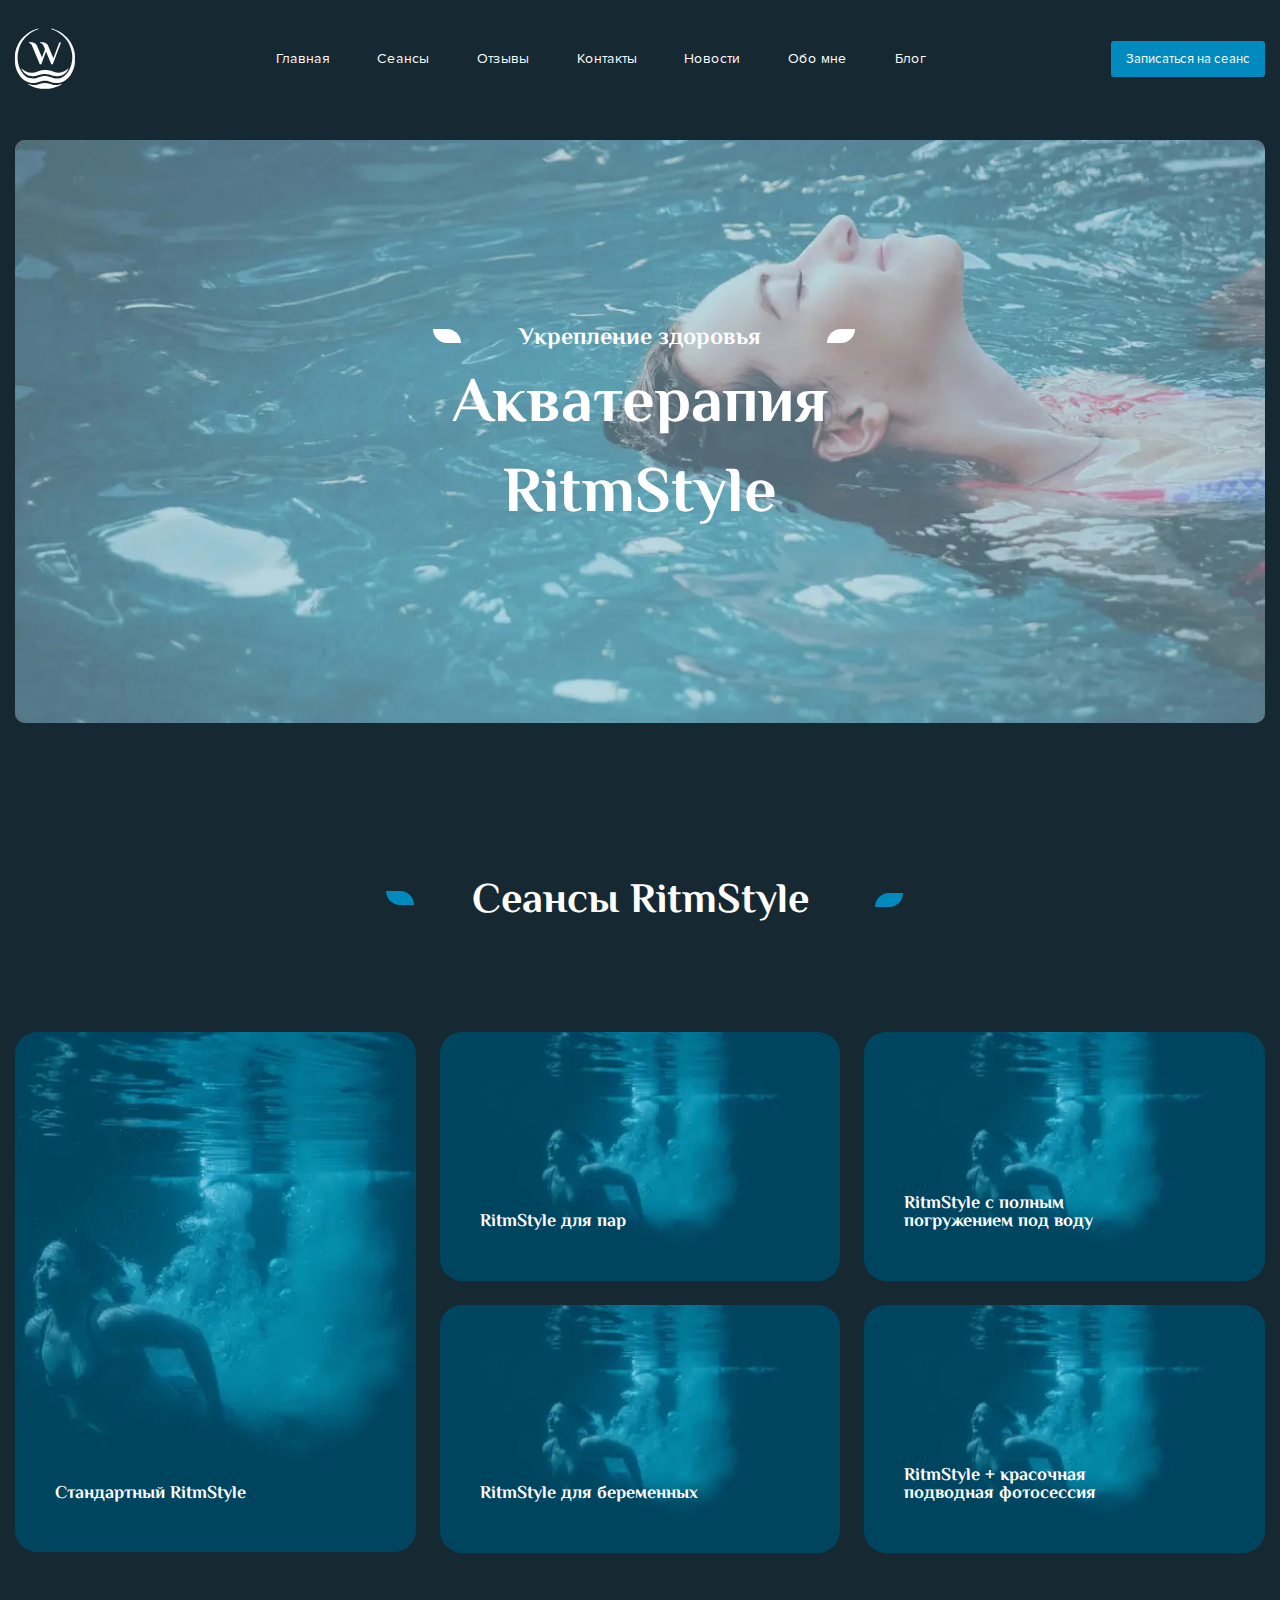
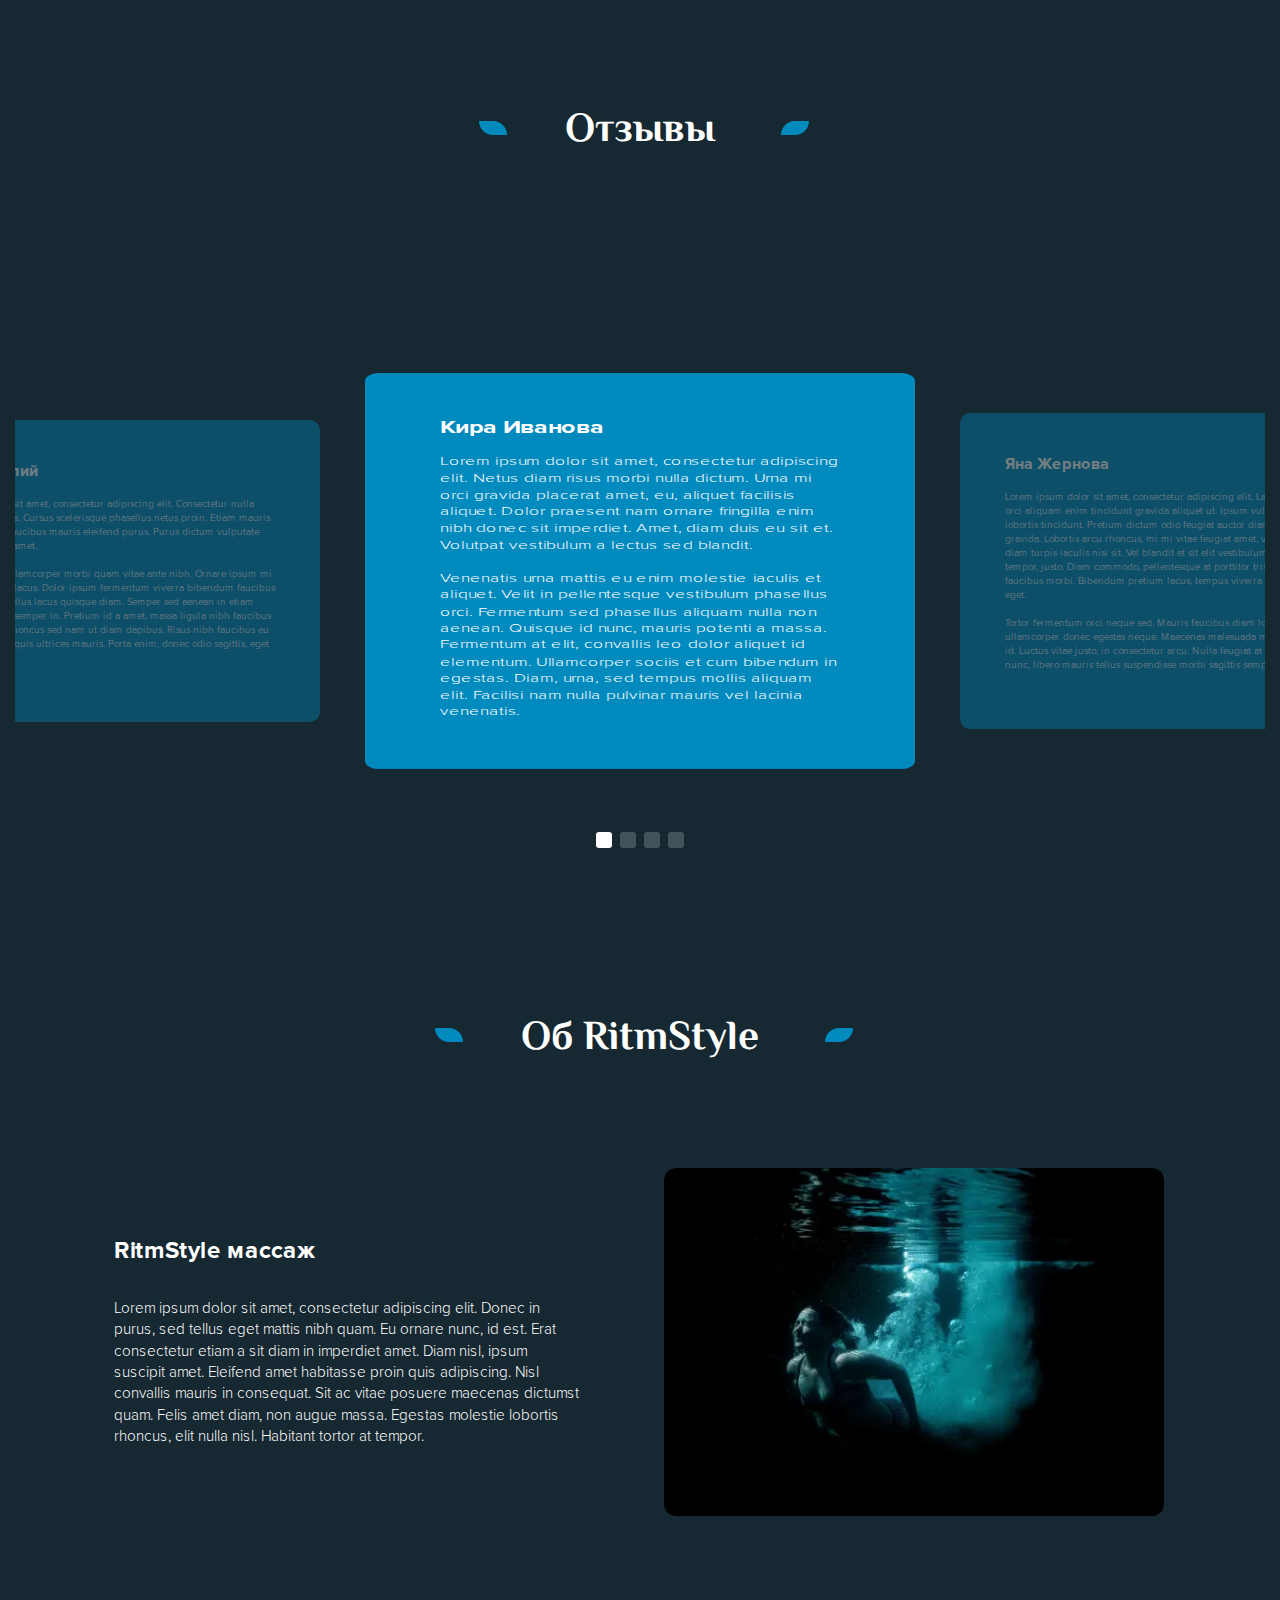
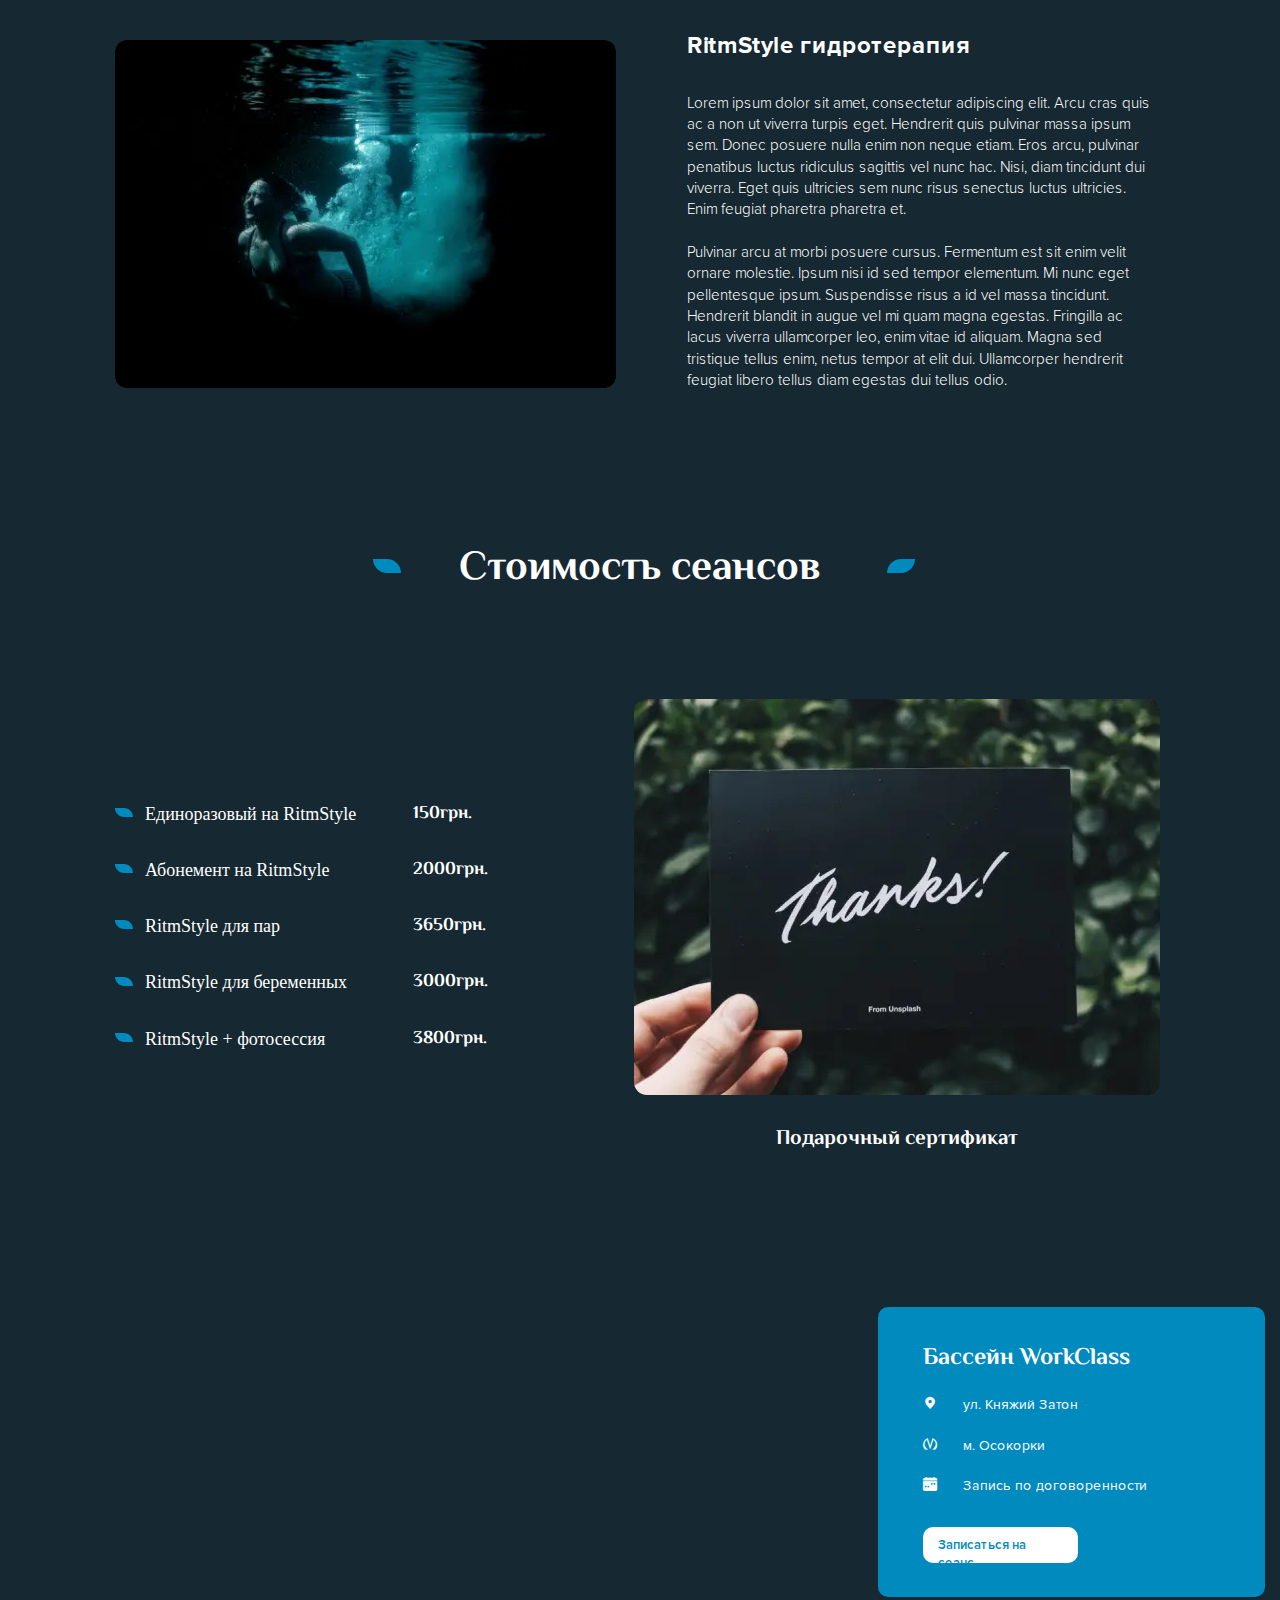
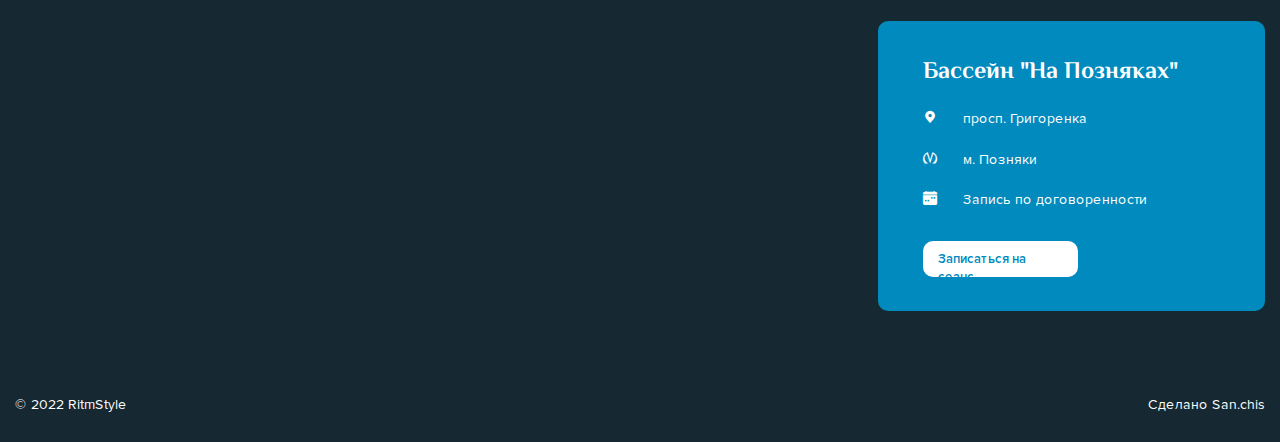
<file: index.html>
<!DOCTYPE html>
<html lang="ru">

<head>
	<title>RitmStyle</title>
	<meta charset="UTF-8">
	<meta name="format-detection" content="telephone=no">
	<!-- <style>body{opacity: 0;}</style> -->
	<link rel="stylesheet" href="css/style.min.css?_v=20220823184542">
	<link rel="shortcut icon" href="favicon.ico">
	<!-- <meta name="robots" content="noindex, nofollow"> -->
	<meta name="viewport" content="width=device-width, initial-scale=1.0">
</head>

<body>
	<div class="wrapper">
		<header class="header">
			<div class="header__container">

				<div class="header__body">

					<a href="index.html" class="header__logo _icon-logo"></a>

					<nav class="header__nav nav-header">
						<ul data-da=".menu__body, 827" class="nav-header__list">
							<li class="nav-header__item">
								<a href="index.html" class="nav-header__link">Главная</a>
							</li>
							<li class="nav-header__item">
								<a href="session.html" class="nav-header__link">Сеансы</a>
							</li>
							<li class="nav-header__item">
								<a href="#reviews" class="nav-header__link">Отзывы</a>
							</li>
							<li class="nav-header__item">
								<a href="index.html" class="nav-header__link">Контакты</a>
							</li>
							<li class="nav-header__item">
								<a href="news.html" class="nav-header__link">Новости</a>
							</li>
							<li class="nav-header__item">
								<a href="index.html" class="nav-header__link">Обо мне</a>
							</li>
							<li class="nav-header__item">
								<a href="blog.html" class="nav-header__link">Блог</a>
							</li>
						</ul>
					</nav>

					<div class="header__menu menu">
						<nav class="menu__body">
							<a href="" class="header__logo _icon-logo"></a>
						</nav>
					</div>


					<div class="header__button">
						<a href="tel:0632502525" class="header-button__btn">Записаться на сеанс</a>
					</div>

					<button type="button" class=" icon-menu"><span></span></button>

				</div>

			</div>
		</header>
		<main class="page">


			<section class="ritmstyle">

				<div class="ritmstyle__container">

					<div class="ritmstyle__body">

						<div class="ritmstyle__image">
							<picture><source srcset="img/aquaterapia/background_aquaterapia.webp" type="image/webp"><img src="img/aquaterapia/background_aquaterapia.jpg" alt="картинка акватерапия"></picture>
						</div>

						<div class="ritmstyle__block block-ritmstyle">
							<div class="block-ritmstyle__text">
								<p>Укрепление здоровья</p>
							</div>

							<div class="block-ritmstyle__title">
								<h1>
									Акватерапия<br>RitmStyle
								</h1>
							</div>
						</div>

					</div>

				</div>

			</section>


			<section class="sessions">

				<div class="sessions__container">

					<div class="sessions__body">

						<div class="sessions__title">
							<h2>Сеансы RitmStyle</h2>
						</div>

						<div class="sessions__block">


							<div class="sessions-block__column sessions-block__column_big">
								<a href="#">
									<div class="sessions-block-column__image">
										<picture><source srcset="img/sessions/standart.webp" type="image/webp"><img src="img/sessions/standart.png" alt="картинка стандарт"></picture>
									</div>
									<div class="sessions-block-column__text">
										<p>Стандартный RitmStyle</p>
									</div>
								</a>
							</div>


							<div class="sessions-block__column">
								<a href="#">
									<div class="sessions-block-column__image">
										<picture><source srcset="img/sessions/mini.webp" type="image/webp"><img src="img/sessions/mini.jpg" alt="картика мини"></picture>
									</div>
									<div class="sessions-block-column__text">
										<p>RitmStyle для пар</p>
									</div>
								</a>
							</div>

							<div class="sessions-block__column">
								<a href="#">
									<div class="sessions-block-column__image">
										<picture><source srcset="img/sessions/mini.webp" type="image/webp"><img src="img/sessions/mini.jpg" alt="картинка мини"></picture>
									</div>
									<div class="sessions-block-column__text">
										<p>RitmStyle с полным<br> погружением под воду</p>
									</div>
								</a>
							</div>

							<div class="sessions-block__column">
								<a href="#">
									<div class="sessions-block-column__image">
										<picture><source srcset="img/sessions/mini.webp" type="image/webp"><img src="img/sessions/mini.jpg" alt="картинка мини"></picture>
									</div>
									<div class="sessions-block-column__text">
										<p>RitmStyle для беременных</p>
									</div>
								</a>
							</div>

							<div class="sessions-block__column">
								<a href="#">
									<div class="sessions-block-column__image">
										<picture><source srcset="img/sessions/mini.webp" type="image/webp"><img src="img/sessions/mini.jpg" alt="картинка мини"></picture>
									</div>
									<div class="sessions-block-column__text">
										<p>RitmStyle + красочная<br> подводная фотосессия</p>
									</div>
								</a>
							</div>

						</div>

					</div>

				</div>

			</section>


			<section class="reviews">

				<div class="reviews__container">

					<div id="reviews" class="reviews__title">
						<h2>Отзывы</h2>
					</div>


					<div class="reviews-slider swiper-container">

						<!-- Оболочка слайдера -->
						<div class="reviews__slider swiper">
							<!-- Двигающееся часть слайдера -->
							<div class="reviews__wrapper swiper-wrapper">
								<!-- Слайд -->
								<div class="reviews__slide swiper-slide centr">
									<div class="review-slider__bg bg-review-slider">
										<h4 class="bg-review-slider__title">Кира Иванова</h4>
										<p class="bg-review-slider__text">
											Lorem ipsum dolor sit amet, consectetur adipiscing elit. Netus diam risus morbi nulla dictum. Urna mi orci gravida placerat amet, eu, aliquet facilisis aliquet. Dolor praesent nam ornare fringilla enim nibh donec sit imperdiet. Amet, diam duis eu sit et. Volutpat vestibulum a lectus sed blandit.<br>

											<br>Venenatis urna mattis eu enim molestie iaculis et aliquet. Velit in pellentesque vestibulum phasellus orci. Fermentum sed phasellus aliquam nulla non aenean. Quisque id nunc, mauris potenti a massa. Fermentum at elit, convallis leo dolor aliquet id elementum. Ullamcorper sociis et cum bibendum in egestas. Diam, urna, sed tempus mollis aliquam elit. Facilisi nam nulla pulvinar mauris vel lacinia venenatis.
										</p>
									</div>
								</div>
								<div class="reviews__slide swiper-slide">
									<div class="review-slider__bg bg-review-slider">
										<h4 class="bg-review-slider__title">Яна Жернова</h4>
										<p class="bg-review-slider__text">
											Lorem ipsum dolor sit amet, consectetur adipiscing elit. Lacinia eget mattis orci aliquam enim tincidunt gravida aliquet ut. Ipsum vulputate morbi felis, lobortis tincidunt. Pretium dictum odio feugiat auctor diam sit viverra gravida. Lobortis arcu rhoncus, mi mi vitae feugiat amet, vitae ac. Cursus diam turpis iaculis nisi sit. Vel blandit et sit elit vestibulum feugiat proin tempor, justo. Diam commodo, pellentesque at porttitor tristique faucibus faucibus morbi. Bibendum pretium lacus, tempus viverra vitae odio nunc eget.<br>

											<br>Tortor fermentum orci neque sed. Mauris faucibus diam lorem erat ullamcorper donec egestas neque. Maecenas malesuada mauris magnis sed id. Luctus vitae justo, in consectetur arcu. Nulla feugiat at eu in aliquet. Diam nunc, libero mauris tellus suspendisse morbi sagittis semper.
										</p>
									</div>
								</div>
								<div class="reviews__slide swiper-slide left">
									<div class="review-slider__bg bg-review-slider">
										<h4 class="bg-review-slider__title">Александра Дмитриева</h4>
										<p class="bg-review-slider__text">
											Lorem ipsum dolor sit amet, consectetur adipiscing elit. Consectetur nulla viverra egestas tellus. Cursus scelerisque phasellus netus proin. Etiam mauris maecenas facilisis faucibus mauris eleifend purus. Purus dictum vulputate elementum mauris amet.<br>

											<br>Hendrerit sit cras ullamcorper morbi quam vitae ante nibh. Ornare ipsum mi nisl augue placerat lacus. Dolor ipsum fermentum viverra bibendum faucibus urna. Arcu, ut sed tellus lacus quisque diam. Semper sed aenean in etiam mus praesent diam semper in. Pretium id a amet, massa ligula nibh faucibus ornare. Ut aenean rhoncus sed nam ut diam dapibus. Risus nibh faucibus eu vestibulum tempor, quis ultrices mauris. Porta enim, donec odio sagittis, eget velit at.
										</p>
									</div>
								</div>
								<div class="reviews__slide swiper-slide">
									<div class="review-slider__bg bg-review-slider">
										<h4 class="bg-review-slider__title">Марк Аврелий</h4>
										<p class="bg-review-slider__text">
											Lorem ipsum dolor sit amet, consectetur adipiscing elit. Consectetur nulla viverra egestas tellus. Cursus scelerisque phasellus netus proin. Etiam mauris maecenas facilisis faucibus mauris eleifend purus. Purus dictum vulputate elementum mauris amet.<br>

											<br>Hendrerit sit cras ullamcorper morbi quam vitae ante nibh. Ornare ipsum mi nisl augue placerat lacus. Dolor ipsum fermentum viverra bibendum faucibus urna. Arcu, ut sed tellus lacus quisque diam. Semper sed aenean in etiam mus praesent diam semper in. Pretium id a amet, massa ligula nibh faucibus ornare. Ut aenean rhoncus sed nam ut diam dapibus. Risus nibh faucibus eu vestibulum tempor, quis ultrices mauris. Porta enim, donec odio sagittis, eget velit at.
										</p>
									</div>
								</div>
							</div>
							<!-- Если нужна пагинация -->
							<div class="swiper-pagination"></div>
							<!-- Если нужна навигация (влево/вправо) -->
							<!-- <button type="button" class="swiper-button-prev"></button>
				<button type="button" class="swiper-button-next"></button> -->
							<!-- Если нужен скролбар -->
							<!-- <div class="swiper-scrollbar"></div> -->
						</div>


					</div>

				</div>

			</section>


			<section class="information">

				<div class="information__container">

					<div class="information__body">

						<div class="information__title">
							<h2>Об RitmStyle</h2>
						</div>

						<div class="information__block block">

							<div class="block__top">
								<div data-da=".block-top__image, 955" class="block-top__info info">
									<div class="info__title">
										<h4>RitmStyle массаж </h4>
									</div>
									<div class="info__text">
										<p>Lorem ipsum dolor sit amet, consectetur adipiscing elit. Donec in purus, sed tellus eget mattis nibh quam.
											Eu ornare nunc, id est. Erat consectetur etiam a sit diam in imperdiet amet. Diam nisl, ipsum suscipit amet.
											Eleifend amet habitasse proin quis adipiscing.
											Nisl convallis mauris in consequat. Sit ac vitae posuere maecenas dictumst quam. Felis amet diam, non augue
											massa. Egestas molestie lobortis rhoncus, elit nulla nisl. Habitant tortor at tempor.</p>
									</div>
								</div>

								<div class="block-top__image">
									<picture><source srcset="img/information/aqua.webp" type="image/webp"><img src="img/information/aqua.jpg" alt="картинка"></picture>
								</div>
							</div>




							<div class="block__bottom">

								<div class="block-bottom__image">
									<picture><source srcset="img/information/aqua.webp" type="image/webp"><img src="img/information/aqua.jpg" alt="картинка"></picture>
								</div>


								<div data-da=".block-bottom__image,  955" class="block-bottom__info info">
									<div class="info__title">
										<h4>RitmStyle гидротерапия </h4>
									</div>
									<div class="info__text">
										<p>
											Lorem ipsum dolor sit amet, consectetur adipiscing elit. Arcu cras quis ac a non ut viverra turpis eget. Hendrerit quis pulvinar massa ipsum sem. Donec posuere nulla enim non neque etiam. Eros arcu, pulvinar penatibus luctus ridiculus sagittis vel nunc hac. Nisi, diam tincidunt dui viverra. Eget quis ultricies sem nunc risus senectus luctus ultricies. Enim feugiat pharetra pharetra et.
										</p>
										<br>
										<p>
											Pulvinar arcu at morbi posuere cursus. Fermentum est sit enim velit ornare molestie. Ipsum nisi id sed tempor elementum. Mi nunc eget pellentesque ipsum. Suspendisse risus a id vel massa tincidunt. Hendrerit blandit in augue vel mi quam magna egestas. Fringilla ac lacus viverra ullamcorper leo, enim vitae id aliquam. Magna sed tristique tellus enim, netus tempor at elit dui. Ullamcorper hendrerit feugiat libero tellus diam egestas dui tellus odio.
										</p>
									</div>
								</div>


							</div>




						</div>

					</div>

				</div>

			</section>


			<section class="price">

				<div class="price__container">

					<div class="price__body">

						<div class="price__title">
							<h2>Стоимость сеансов</h2>
						</div>

						<div class="price__shell">

							<div class="price-shell__info info-shell">

								<div class="info-shell__item">
									<div class="info-shell-item__title">
										<h4>Единоразовый на RitmStyle</h4>
									</div>
									<div class="info-shell-item__value">
										<p>150грн.</p>
									</div>
								</div>
								<div class="info-shell__item">
									<div class="info-shell-item__title">
										<h4>Абонемент на RitmStyle</h4>
									</div>
									<div class="info-shell-item__value">
										<p>2000грн.</p>
									</div>
								</div>
								<div class="info-shell__item">
									<div class="info-shell-item__title">
										<h4>RitmStyle для пар</h4>
									</div>
									<div class="info-shell-item__value">
										<p>3650грн.</p>
									</div>
								</div>
								<div class="info-shell__item">
									<div class="info-shell-item__title">
										<h4>RitmStyle для беременных</h4>
									</div>
									<div class="info-shell-item__value">
										<p>3000грн.</p>
									</div>
								</div>
								<div class="info-shell__item">
									<div class="info-shell-item__title">
										<h4>RitmStyle + фотосессия</h4>
									</div>
									<div class="info-shell-item__value">
										<p>3800грн.</p>
									</div>
								</div>

							</div>

							<div data-da=".price-shell__info,799" class="price-shell__certificate certificate">
								<div class="certificate__image">
									<picture><source srcset="img/price/thanks.webp" type="image/webp"><img src="img/price/thanks.jpg" alt="картинка"></picture>
								</div>
								<div class="certificate__text">
									<p>Подарочный сертификат </p>
								</div>
							</div>
						</div>

					</div>

				</div>

			</section>

			<section class="location">

				<div class="location__container">

					<div class="location__body body-location">

						<div data-da=".body-location__block,650" class="body-location__map">
							<iframe src="https://www.google.com/maps/embed?pb=!1m18!1m12!1m3!1d10171.300557493363!2d30.624227097965804!3d50.40709631721026!2m3!1f0!2f0!3f0!3m2!1i1024!2i768!4f13.1!3m3!1m2!1s0x0%3A0x84d5b4f0bda520d3!2z0JHQsNGB0YHQtdC50L0gItCU0LXQu9GM0YTQuNC9Ig!5e0!3m2!1ses!2sua!4v1658131691940!5m2!1ses!2sua" width="856" height="604" style="border:0;" allowfullscreen="" loading="lazy" referrerpolicy="no-referrer-when-downgrade"></iframe>
						</div>

						<div class="body-location__block">

							<div class="body-location-block__top block-location">

								<div class="block-location__title">
									<h2>Бассейн WorkClass</h2>
								</div>

								<div class="block-location__cart _icon-location">
									ул. Княжий Затон
								</div>
								<div class="block-location__metro-icon _icon-metro">
									м. Осокорки
								</div>
								<div class="block-location__recording _icon-calendar">
									Запись по договоренности
								</div>

								<div class="block-location__button">
									<a href="tel:0632502526" class="top-location-button__btn">Записаться на сеанс</a>
								</div>

							</div>


							<div class="body-location-block__bottom block-location">

								<div class="block-location__title">
									<h2>Бассейн "На Позняках"</h2>
								</div>

								<div class="block-location__cart  _icon-location">
									просп. Григоренка
								</div>
								<div class="block-location__metro-icon _icon-metro">
									м. Позняки
								</div>
								<div class="block-location__recording _icon-calendar">
									Запись по договоренности
								</div>

								<div class="block-location__button">
									<a href="tel:0632502526" class="bottom-location-button__btn">Записаться на сеанс</a>
								</div>

							</div>

						</div>

					</div>

				</div>

			</section>

		</main>
		<footer class="footer">
			<div class="footer__container">
				<div class="footer__body">

					<div class="footer-body__year">
						© 2022 RitmStyle
					</div>
					<div class="footer-body__copyright">
						Сделано San.chis
					</div>

				</div>
			</div>
		</footer>
	</div>
	<!-- <div id="popup" aria-hidden="true" class="popup">
	<div class="popup__wrapper">
		<div class="popup__content">
			<button data-close type="button" class="popup__close">Закрыть</button>
			<div class="popup__text">
				Text
			</div>
		</div>
	</div>
</div> -->
	<script src="js/app.min.js?_v=20220823184542"></script>
</body>

</html>
</file>
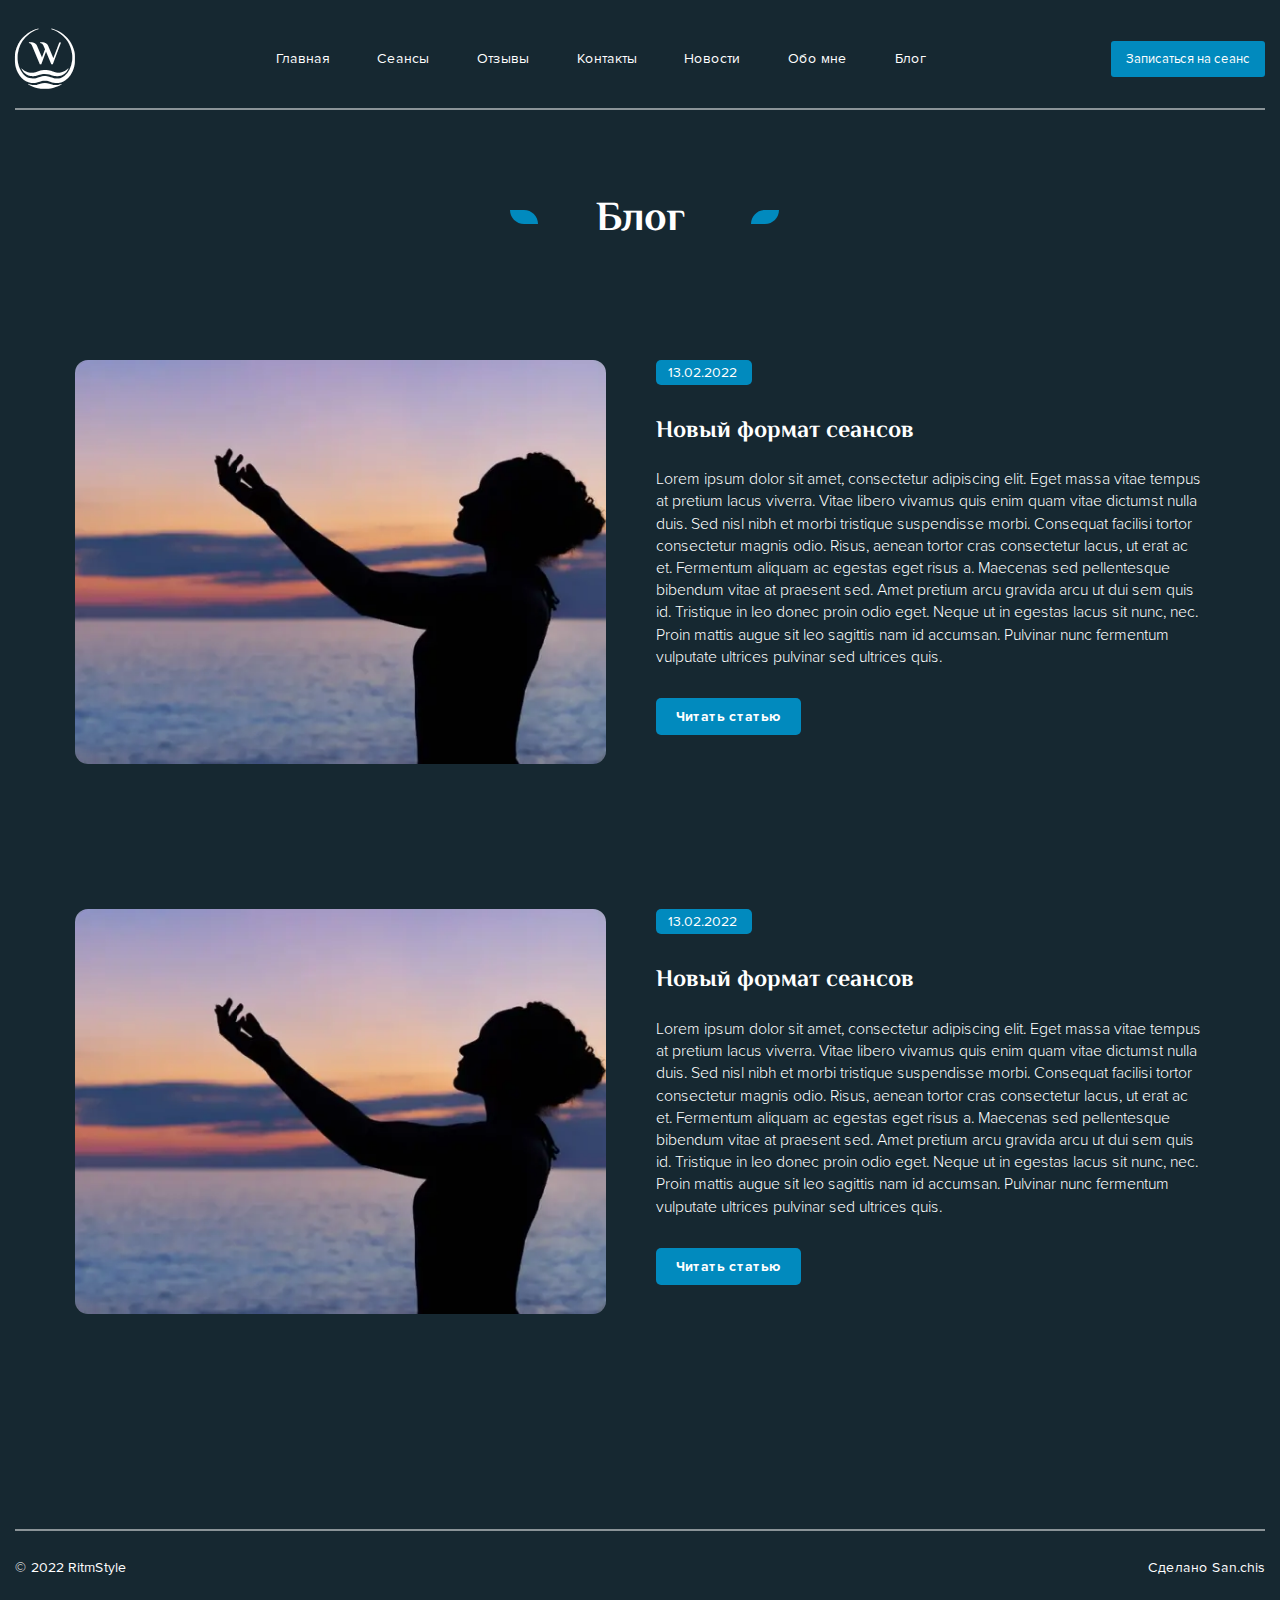
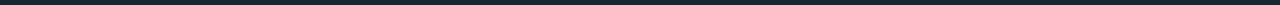
<file: blog.html>
<!DOCTYPE html>
<html lang="ru">

<head>
	<title>Blog</title>
	<meta charset="UTF-8">
	<meta name="format-detection" content="telephone=no">
	<!-- <style>body{opacity: 0;}</style> -->
	<link rel="stylesheet" href="css/style.min.css?_v=20220823184542">
	<link rel="shortcut icon" href="favicon.ico">
	<!-- <meta name="robots" content="noindex, nofollow"> -->
	<meta name="viewport" content="width=device-width, initial-scale=1.0">
</head>

<body>
	<div class="wrapper">
		<header class="header">
			<div class="header__container">

				<div class="header__body">

					<a href="index.html" class="header__logo _icon-logo"></a>

					<nav class="header__nav nav-header">
						<ul data-da=".menu__body, 827" class="nav-header__list">
							<li class="nav-header__item">
								<a href="index.html" class="nav-header__link">Главная</a>
							</li>
							<li class="nav-header__item">
								<a href="session.html" class="nav-header__link">Сеансы</a>
							</li>
							<li class="nav-header__item">
								<a href="#reviews" class="nav-header__link">Отзывы</a>
							</li>
							<li class="nav-header__item">
								<a href="index.html" class="nav-header__link">Контакты</a>
							</li>
							<li class="nav-header__item">
								<a href="news.html" class="nav-header__link">Новости</a>
							</li>
							<li class="nav-header__item">
								<a href="index.html" class="nav-header__link">Обо мне</a>
							</li>
							<li class="nav-header__item">
								<a href="blog.html" class="nav-header__link">Блог</a>
							</li>
						</ul>
					</nav>

					<div class="header__menu menu">
						<nav class="menu__body">
							<a href="" class="header__logo _icon-logo"></a>
						</nav>
					</div>


					<div class="header__button">
						<a href="tel:0632502525" class="header-button__btn">Записаться на сеанс</a>
					</div>

					<button type="button" class=" icon-menu"><span></span></button>

				</div>

			</div>
		</header>
		<main class="page">

			<section class="blog">

				<div class="blog__container">

					<div class="blog__body">

						<div class="blog-line__top"></div>

						<div class="blog__title">
							<h2>Блог</h2>
						</div>

						<div class="blog__block">

							<div class="block-blog__top top-blog-block">
								<div class="top-blog-block__image">
									<picture><source srcset="img/blog/woman_mini.webp" type="image/webp"><img src="img/blog/woman_mini.jpg" alt="картинка"></picture>
								</div>
								<div data-da=".top-blog-block__image,901" class="top-blog-block__info">
									<p class="top-blog-block-info__data">13.02.2022</p>
									<h4 class="top-blog-block-info__title">Новый формат сеансов</h4>
									<p class="top-blog-block-info__text">
										Lorem ipsum dolor sit amet, consectetur adipiscing elit. Eget massa vitae tempus at pretium lacus viverra. Vitae libero vivamus quis enim quam vitae dictumst nulla duis. Sed nisl nibh et morbi tristique suspendisse morbi. Consequat facilisi tortor consectetur magnis odio. Risus, aenean tortor cras consectetur lacus, ut erat ac et. Fermentum aliquam ac egestas eget risus a. Maecenas sed pellentesque bibendum vitae at praesent sed. Amet pretium arcu gravida arcu ut dui sem quis id. Tristique in leo donec proin odio eget. Neque ut in egestas lacus sit nunc, nec. Proin mattis augue sit leo sagittis nam id accumsan. Pulvinar nunc fermentum vulputate ultrices pulvinar sed ultrices quis.
									</p>
									<a class="top-blog-block-info__button" href="#">Читать статью</a>
								</div>

							</div>


							<div class="block-blog__bottom bottom-blog-block">

								<div class="bottom-blog-block__image">
									<picture><source srcset="img/blog/woman_mini.webp" type="image/webp"><img src="img/blog/woman_mini.jpg" alt="картинка"></picture>
								</div>

								<div data-da=".bottom-blog-block__image, 901" class="bottom-blog-block__info">

									<p class="bottom-blog-block-info__data">13.02.2022</p>
									<h4 class="bottom-blog-block-info__title">Новый формат сеансов</h4>
									<p class="bottom-blog-block-info__text">
										Lorem ipsum dolor sit amet, consectetur adipiscing elit. Eget massa vitae tempus at pretium lacus viverra. Vitae libero vivamus quis enim quam vitae dictumst nulla duis. Sed nisl nibh et morbi tristique suspendisse morbi. Consequat facilisi tortor consectetur magnis odio. Risus, aenean tortor cras consectetur lacus, ut erat ac et. Fermentum aliquam ac egestas eget risus a. Maecenas sed pellentesque bibendum vitae at praesent sed. Amet pretium arcu gravida arcu ut dui sem quis id. Tristique in leo donec proin odio eget. Neque ut in egestas lacus sit nunc, nec. Proin mattis augue sit leo sagittis nam id accumsan. Pulvinar nunc fermentum vulputate ultrices pulvinar sed ultrices quis.
									</p>
									<a class="bottom-blog-block-info__button" href="#">Читать статью</a>
								</div>

							</div>
						</div>



						<div class="blog-line__bottom"></div>


					</div>

				</div>

			</section>


		</main>
		<footer class="footer">
			<div class="footer__container">
				<div class="footer__body">

					<div class="footer-body__year">
						© 2022 RitmStyle
					</div>
					<div class="footer-body__copyright">
						Сделано San.chis
					</div>

				</div>
			</div>
		</footer>
	</div>
	<!-- <div id="popup" aria-hidden="true" class="popup">
	<div class="popup__wrapper">
		<div class="popup__content">
			<button data-close type="button" class="popup__close">Закрыть</button>
			<div class="popup__text">
				Text
			</div>
		</div>
	</div>
</div> -->
	<script src="js/app.min.js?_v=20220823184542"></script>
</body>

</html>
</file>
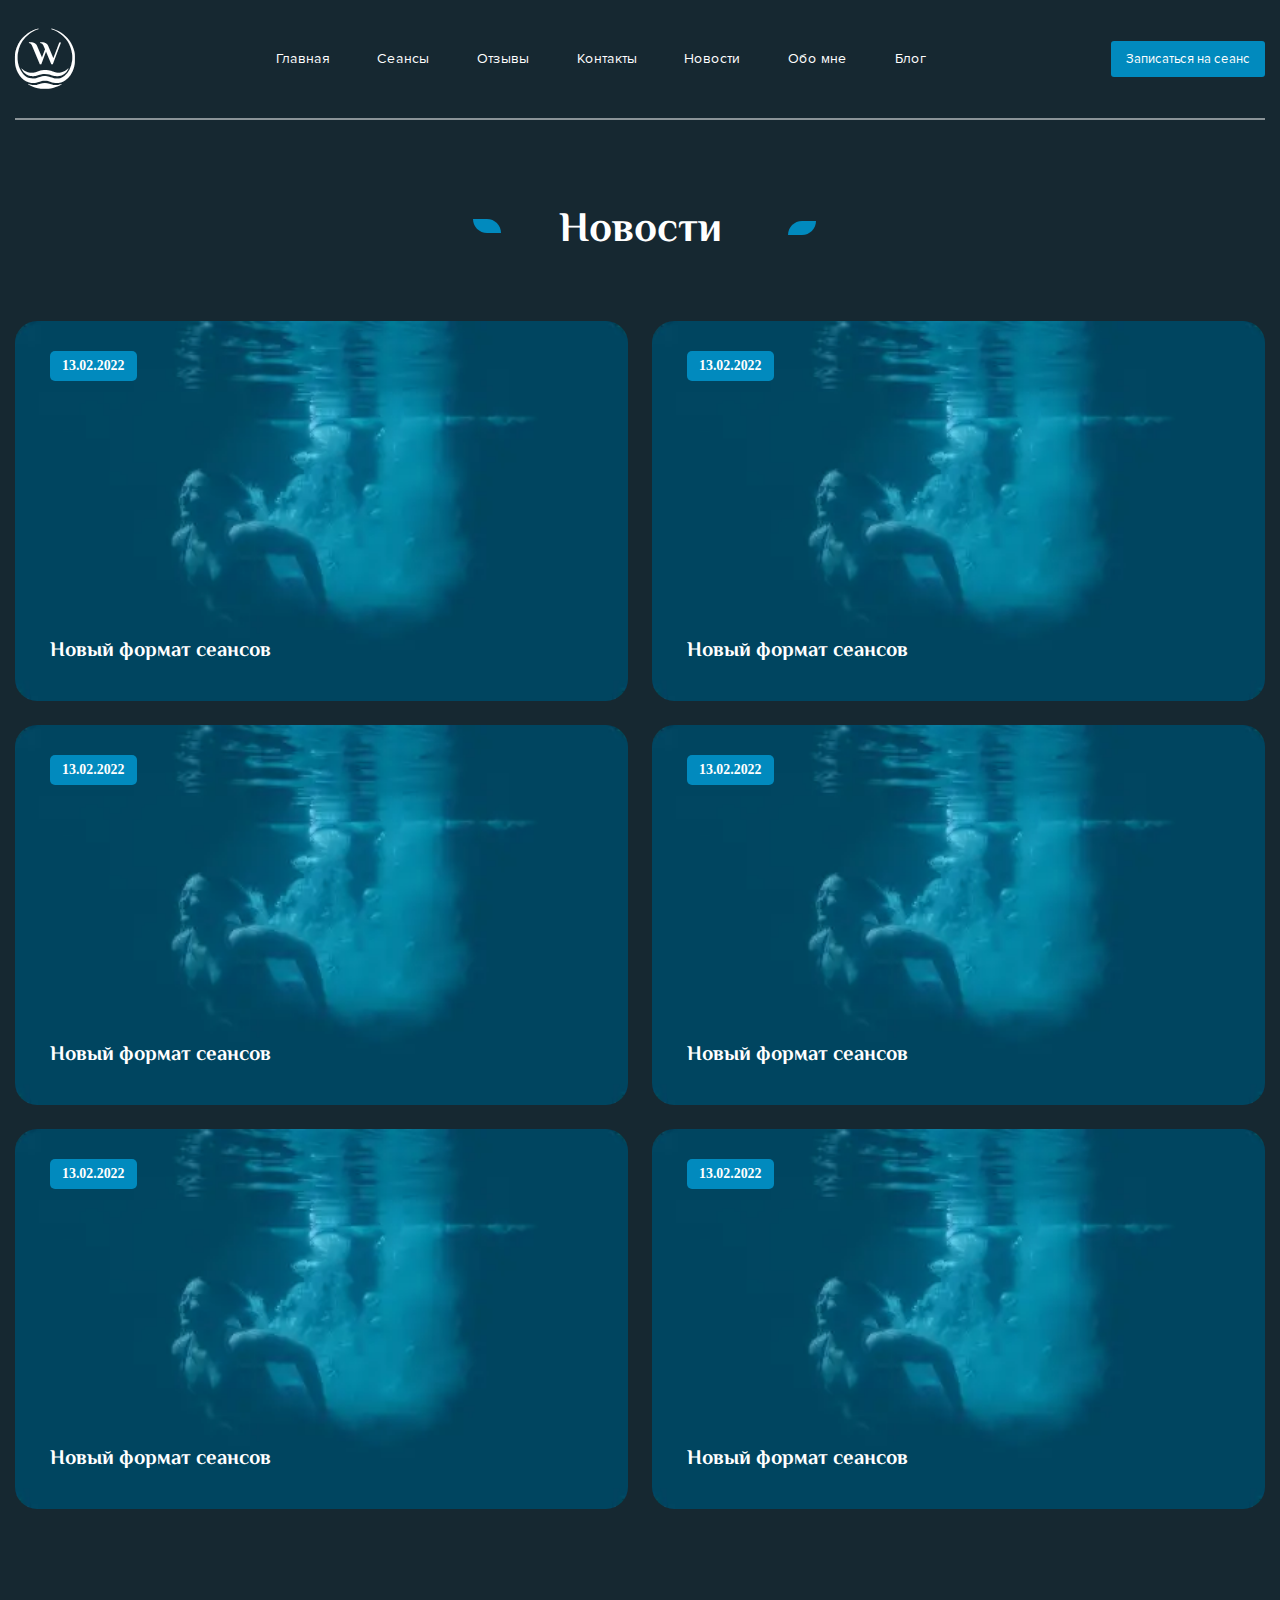
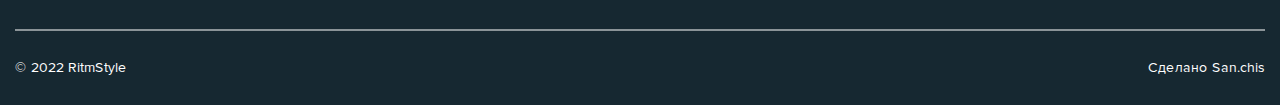
<file: news.html>
<!DOCTYPE html>
<html lang="ru">

<head>
	<title>News</title>
	<meta charset="UTF-8">
	<meta name="format-detection" content="telephone=no">
	<!-- <style>body{opacity: 0;}</style> -->
	<link rel="stylesheet" href="css/style.min.css?_v=20220823184542">
	<link rel="shortcut icon" href="favicon.ico">
	<!-- <meta name="robots" content="noindex, nofollow"> -->
	<meta name="viewport" content="width=device-width, initial-scale=1.0">
</head>

<body>
	<div class="wrapper">
		<header class="header">
			<div class="header__container">

				<div class="header__body">

					<a href="index.html" class="header__logo _icon-logo"></a>

					<nav class="header__nav nav-header">
						<ul data-da=".menu__body, 827" class="nav-header__list">
							<li class="nav-header__item">
								<a href="index.html" class="nav-header__link">Главная</a>
							</li>
							<li class="nav-header__item">
								<a href="session.html" class="nav-header__link">Сеансы</a>
							</li>
							<li class="nav-header__item">
								<a href="#reviews" class="nav-header__link">Отзывы</a>
							</li>
							<li class="nav-header__item">
								<a href="index.html" class="nav-header__link">Контакты</a>
							</li>
							<li class="nav-header__item">
								<a href="news.html" class="nav-header__link">Новости</a>
							</li>
							<li class="nav-header__item">
								<a href="index.html" class="nav-header__link">Обо мне</a>
							</li>
							<li class="nav-header__item">
								<a href="blog.html" class="nav-header__link">Блог</a>
							</li>
						</ul>
					</nav>

					<div class="header__menu menu">
						<nav class="menu__body">
							<a href="" class="header__logo _icon-logo"></a>
						</nav>
					</div>


					<div class="header__button">
						<a href="tel:0632502525" class="header-button__btn">Записаться на сеанс</a>
					</div>

					<button type="button" class=" icon-menu"><span></span></button>

				</div>

			</div>
		</header>
		<main class="page">

			<section class="news">

				<div class="news__container">

					<div class="news__body body-news">

						<div class="news-line__top"></div>

						<div class="body-news__title">
							<h2>Новости</h2>
						</div>

						<div class="body-news__block">

							<div class="body-news-block__column">
								<a href="#">
									<div class="body-news-block-column__image">
										<picture><source srcset="img/news/mini.webp" type="image/webp"><img src="img/news/mini.jpg" alt="картинка"></picture>
									</div>
									<div class="body-news-block-column__data">
										<p>13.02.2022</p>
									</div>
									<div class="body-news-block-column__text">
										<p>Новый формат сеансов</p>
									</div>
								</a>
							</div>

							<div class="body-news-block__column">
								<a href="#">
									<div class="body-news-block-column__image">
										<picture><source srcset="img/news/mini.webp" type="image/webp"><img src="img/news/mini.jpg" alt="картинка"></picture>
									</div>
									<div class="body-news-block-column__data">
										<p>13.02.2022</p>
									</div>
									<div class="body-news-block-column__text">
										<p>Новый формат сеансов</p>
									</div>
								</a>
							</div>

							<div class="body-news-block__column">
								<a href="#">
									<div class="body-news-block-column__image">
										<picture><source srcset="img/news/mini.webp" type="image/webp"><img src="img/news/mini.jpg" alt="картинка"></picture>
									</div>
									<div class="body-news-block-column__data">
										<p>13.02.2022</p>
									</div>
									<div class="body-news-block-column__text">
										<p>Новый формат сеансов</p>
									</div>
								</a>
							</div>

							<div class="body-news-block__column">
								<a href="#">
									<div class="body-news-block-column__image">
										<picture><source srcset="img/news/mini.webp" type="image/webp"><img src="img/news/mini.jpg" alt="картинка"></picture>
									</div>
									<div class="body-news-block-column__data">
										<p>13.02.2022</p>
									</div>
									<div class="body-news-block-column__text">
										<p>Новый формат сеансов</p>
									</div>
								</a>
							</div>

							<div class="body-news-block__column">
								<a href="#">
									<div class="body-news-block-column__image">
										<picture><source srcset="img/news/mini.webp" type="image/webp"><img src="img/news/mini.jpg" alt="картинка"></picture>
									</div>
									<div class="body-news-block-column__data">
										<p>13.02.2022</p>
									</div>
									<div class="body-news-block-column__text">
										<p>Новый формат сеансов</p>
									</div>
								</a>
							</div>

							<div class="body-news-block__column">
								<a href="#">
									<div class="body-news-block-column__image">
										<picture><source srcset="img/news/mini.webp" type="image/webp"><img src="img/news/mini.jpg" alt="картинка"></picture>
									</div>
									<div class="body-news-block-column__data">
										<p>13.02.2022</p>
									</div>
									<div class="body-news-block-column__text">
										<p>Новый формат сеансов</p>
									</div>
								</a>
							</div>

						</div>

						<div class="news-line__bottom"></div>

					</div>

				</div>

			</section>


		</main>
		<footer class="footer">
			<div class="footer__container">
				<div class="footer__body">

					<div class="footer-body__year">
						© 2022 RitmStyle
					</div>
					<div class="footer-body__copyright">
						Сделано San.chis
					</div>

				</div>
			</div>
		</footer>
	</div>
	<!-- <div id="popup" aria-hidden="true" class="popup">
	<div class="popup__wrapper">
		<div class="popup__content">
			<button data-close type="button" class="popup__close">Закрыть</button>
			<div class="popup__text">
				Text
			</div>
		</div>
	</div>
</div> -->
	<script src="js/app.min.js?_v=20220823184542"></script>
</body>

</html>
</file>
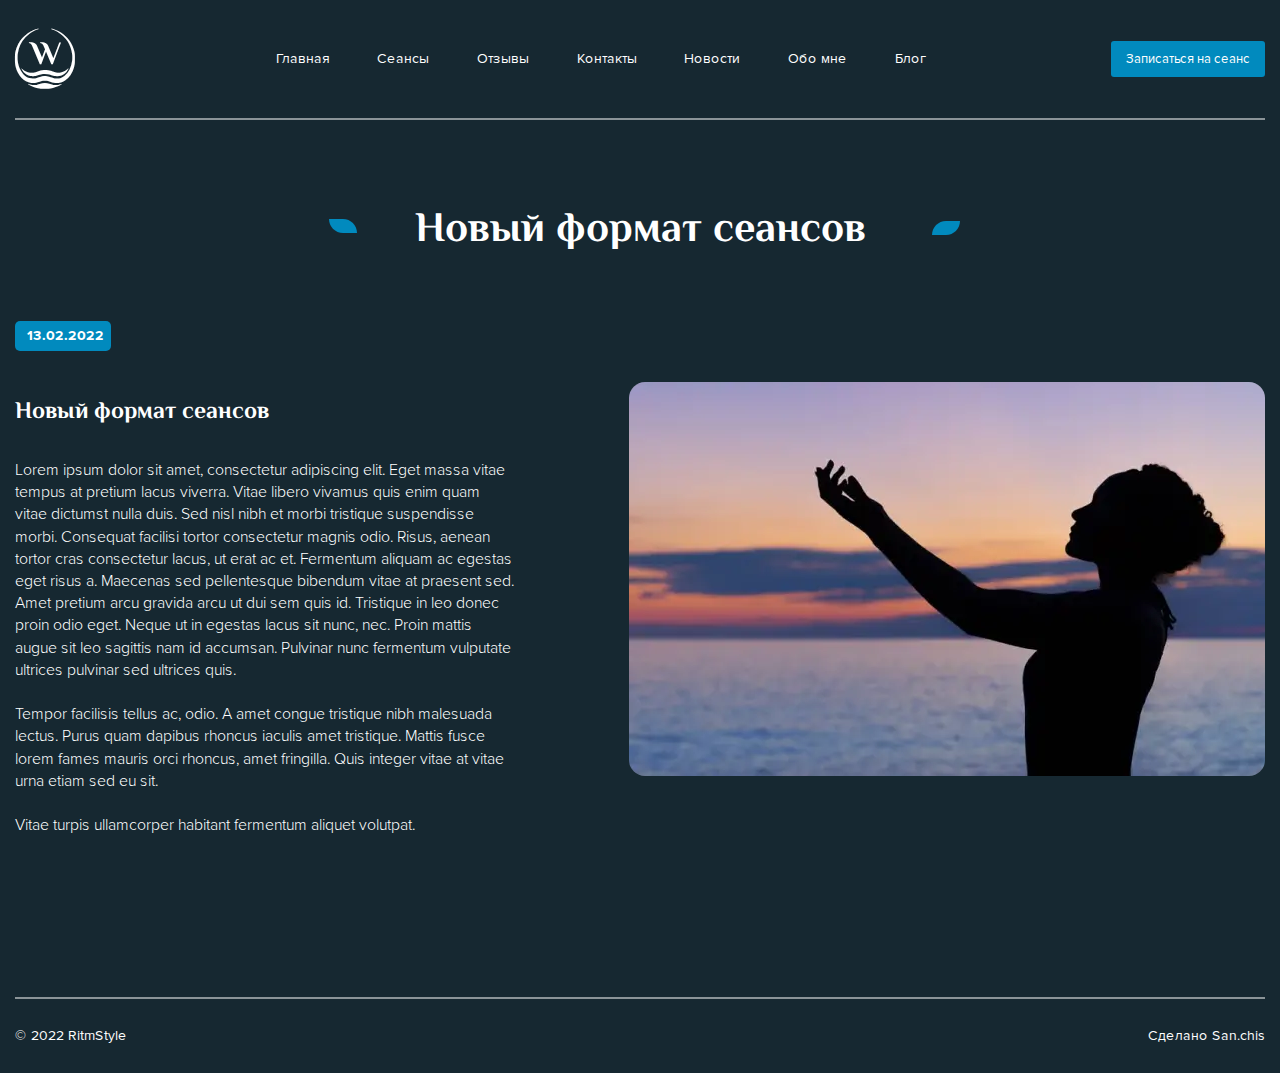
<file: session.html>
<!DOCTYPE html>
<html lang="ru">

<head>
	<title>Session</title>
	<meta charset="UTF-8">
	<meta name="format-detection" content="telephone=no">
	<!-- <style>body{opacity: 0;}</style> -->
	<link rel="stylesheet" href="css/style.min.css?_v=20220823184542">
	<link rel="shortcut icon" href="favicon.ico">
	<!-- <meta name="robots" content="noindex, nofollow"> -->
	<meta name="viewport" content="width=device-width, initial-scale=1.0">
</head>

<body>
	<div class="wrapper">
		<header class="header">
			<div class="header__container">

				<div class="header__body">

					<a href="index.html" class="header__logo _icon-logo"></a>

					<nav class="header__nav nav-header">
						<ul data-da=".menu__body, 827" class="nav-header__list">
							<li class="nav-header__item">
								<a href="index.html" class="nav-header__link">Главная</a>
							</li>
							<li class="nav-header__item">
								<a href="session.html" class="nav-header__link">Сеансы</a>
							</li>
							<li class="nav-header__item">
								<a href="#reviews" class="nav-header__link">Отзывы</a>
							</li>
							<li class="nav-header__item">
								<a href="index.html" class="nav-header__link">Контакты</a>
							</li>
							<li class="nav-header__item">
								<a href="news.html" class="nav-header__link">Новости</a>
							</li>
							<li class="nav-header__item">
								<a href="index.html" class="nav-header__link">Обо мне</a>
							</li>
							<li class="nav-header__item">
								<a href="blog.html" class="nav-header__link">Блог</a>
							</li>
						</ul>
					</nav>

					<div class="header__menu menu">
						<nav class="menu__body">
							<a href="" class="header__logo _icon-logo"></a>
						</nav>
					</div>


					<div class="header__button">
						<a href="tel:0632502525" class="header-button__btn">Записаться на сеанс</a>
					</div>

					<button type="button" class=" icon-menu"><span></span></button>

				</div>

			</div>
		</header>
		<main class="page">

			<section class="session">

				<div class="session__container">

					<div class="session__body body-session">

						<div class="session-line__top"></div>

						<div class="body-session__title">
							<h2>Новый формат сеансов</h2>
						</div>

						<div class="body-session__block block-session">

							<div class="block-session__left">

								<p class="block-session-left__data">13.02.2022</p>
								<h4 class="block-session-left__title">Новый формат сеансов<h4>
										<p class="block-session-left__text">
											Lorem ipsum dolor sit amet, consectetur adipiscing elit. Eget massa vitae tempus at pretium lacus viverra. Vitae libero vivamus quis enim quam vitae dictumst nulla duis. Sed nisl nibh et morbi tristique suspendisse morbi. Consequat facilisi tortor consectetur magnis odio. Risus, aenean tortor cras consectetur lacus, ut erat ac et. Fermentum aliquam ac egestas eget risus a. Maecenas sed pellentesque bibendum vitae at praesent sed. Amet pretium arcu gravida arcu ut dui sem quis id. Tristique in leo donec proin odio eget. Neque ut in egestas lacus sit nunc, nec. Proin mattis augue sit leo sagittis nam id accumsan. Pulvinar nunc fermentum vulputate ultrices pulvinar sed ultrices quis.<br>

											<br>Tempor facilisis tellus ac, odio. A amet congue tristique nibh malesuada lectus. Purus quam dapibus rhoncus iaculis amet tristique. Mattis fusce lorem fames mauris orci rhoncus, amet fringilla. Quis integer vitae at vitae urna etiam sed eu sit.<br>

											<br>Vitae turpis ullamcorper habitant fermentum aliquet volutpat.
										</p>
							</div>

							<div data-da=".block-session__left, 749" class="block-session__right">
								<picture><source srcset="img/session/woman.webp" type="image/webp"><img src="img/session/woman.jpg" alt="картинка"></picture>
							</div>

						</div>

						<div class="session-line__bottom"></div>

					</div>

				</div>

			</section>



		</main>
		<footer class="footer">
			<div class="footer__container">
				<div class="footer__body">

					<div class="footer-body__year">
						© 2022 RitmStyle
					</div>
					<div class="footer-body__copyright">
						Сделано San.chis
					</div>

				</div>
			</div>
		</footer>
	</div>
	<!-- <div id="popup" aria-hidden="true" class="popup">
	<div class="popup__wrapper">
		<div class="popup__content">
			<button data-close type="button" class="popup__close">Закрыть</button>
			<div class="popup__text">
				Text
			</div>
		</div>
	</div>
</div> -->
	<script src="js/app.min.js?_v=20220823184542"></script>
</body>

</html>
</file>
<file: css/style.min.css>
@charset "UTF-8";@import url(https://fonts.googleapis.com/css?family=El+Messiri:700&display=swap);@font-face{font-family:icons;font-display:swap;src:url(../fonts/icons.woff2) format("woff2"),url(../fonts/icons.woff) format("woff");font-weight:400;font-style:normal}@font-face{font-family:ProximaNova;font-display:swap;src:url(../fonts/ProximaNova-Bold.woff2) format("woff2"),url(../fonts/ProximaNova-Bold.woff) format("woff");font-weight:700;font-style:normal}@font-face{font-family:ProximaNova;font-display:swap;src:url(../fonts/ProximaNova-Regular.woff2) format("woff2"),url(../fonts/ProximaNova-Regular.woff) format("woff");font-weight:400;font-style:normal}@font-face{font-family:ProximaNova;font-display:swap;src:url(../fonts/ProximaNova-Semibold.woff2) format("woff2"),url(../fonts/ProximaNova-Semibold.woff) format("woff");font-weight:600;font-style:normal}@font-face{font-family:ProximaNova;font-display:swap;src:url(../fonts/ProximaNova-Light.woff2) format("woff2"),url(../fonts/ProximaNova-Light.woff) format("woff");font-weight:300;font-style:normal}[class*=_icon-]:before{font-family:icons;font-style:normal;font-weight:400;font-variant:normal;text-transform:none;line-height:1;-webkit-font-smoothing:antialiased;-moz-osx-font-smoothing:grayscale}[class*=_icon-]:before{display:block}._icon-calendar:before{content:"\e900"}._icon-left_white:before{content:"\e901"}._icon-location:before{content:"\e902"}._icon-locationblue:before{content:"\e903"}._icon-logo:before{content:"\e904"}._icon-metro:before{content:"\e905"}._icon-right_white:before{content:"\e906"}*{padding:0;margin:0;border:0}*,:after,:before{-webkit-box-sizing:border-box;box-sizing:border-box}body,html{height:100%;min-width:320px}body{color:#000;line-height:1;font-family:ProximaNova;font-size:.875rem;-ms-text-size-adjust:100%;-moz-text-size-adjust:100%;-webkit-text-size-adjust:100%;-webkit-font-smoothing:antialiased;-moz-osx-font-smoothing:grayscale}button,input,textarea{font-family:ProximaNova;font-size:inherit}button{cursor:pointer;color:inherit;background-color:inherit}a{color:inherit}a:link,a:visited{text-decoration:none}a:hover{text-decoration:none}ul li{list-style:none}img{vertical-align:top}h1,h2,h3,h4,h5,h6{font-weight:inherit;font-size:inherit}body{background-color:#162831}.lock body{overflow:hidden;-ms-touch-action:none;touch-action:none}.wrapper{min-height:100%;display:-webkit-box;display:-ms-flexbox;display:flex;-webkit-box-orient:vertical;-webkit-box-direction:normal;-ms-flex-direction:column;flex-direction:column;overflow:hidden}.wrapper>main{-webkit-box-flex:1;-ms-flex:1 1 auto;flex:1 1 auto}.wrapper>*{min-width:0}[class*=__container]{max-width:81.125rem;-webkit-box-sizing:content-box;box-sizing:content-box;margin:0 auto;padding:0 .9375rem}[class*=-ibg]{position:relative}[class*=-ibg] img{position:absolute;width:100%;height:100%;top:0;left:0;-o-object-fit:cover;object-fit:cover}[class*=-ibg_contain] img{-o-object-fit:contain;object-fit:contain}.header{position:fixed;top:0;left:0;width:100%;z-index:10;background-color:#162831;padding-top:1.8125rem;padding-bottom:.625rem}.header__body{display:-webkit-box;display:-ms-flexbox;display:flex;-webkit-box-pack:justify;-ms-flex-pack:justify;justify-content:space-between;-webkit-box-align:center;-ms-flex-align:center;align-items:center}.header__logo{color:#fff;font-size:3.75rem}@supports (margin-right:clamp(0.0000000625rem ,-2.460317378rem + 12.3015872024vw ,7.75rem)){.header__logo{margin-right:clamp(.0000000625rem ,-2.460317378rem + 12.3015872024vw ,7.75rem)}}@supports not (margin-right:clamp(0.0000000625rem ,-2.460317378rem + 12.3015872024vw ,7.75rem)){.header__logo{margin-right:calc(.0000000625rem + 7.7499999375 * (100vw - 20rem)/ 63)}}.header__nav{display:-webkit-box;display:-ms-flexbox;display:flex;max-width:40.9375rem;margin-right:1.25rem;-ms-grid-column-align:center;justify-self:center}.header__button{background-color:#018abe;display:-webkit-box;display:-ms-flexbox;display:flex;-webkit-box-flex:0;-ms-flex:0 0 auto;flex:0 0 auto;-webkit-box-orient:horizontal;-webkit-box-direction:normal;-ms-flex-direction:row;flex-direction:row;-webkit-box-pack:center;-ms-flex-pack:center;justify-content:center;-webkit-box-align:center;-ms-flex-align:center;align-items:center;padding:.5625rem .9375rem;max-width:9.6875rem;border-radius:.1875rem}.header__button:hover{background-color:#246e8b}.nav-header__list{display:-webkit-box;display:-ms-flexbox;display:flex;-ms-flex-wrap:wrap;flex-wrap:wrap}.nav-header__item{margin-right:3.125rem}@supports (margin-right:clamp(0.0000000625rem ,-0.9920634097rem + 4.9603173611vw ,3.125rem)){.nav-header__item{margin-right:clamp(.0000000625rem ,-.9920634097rem + 4.9603173611vw ,3.125rem)}}@supports not (margin-right:clamp(0.0000000625rem ,-0.9920634097rem + 4.9603173611vw ,3.125rem)){.nav-header__item{margin-right:calc(.0000000625rem + 3.1249999375 * (100vw - 20rem)/ 63)}}.nav-header__item:last-child{margin-right:0}.nav-header__link{color:#fff;font-weight:400;line-height:1.35}.nav-header__link:hover{text-decoration:underline}.menu__body{position:fixed;width:100%;height:100%;top:0;left:-100%;overflow:auto;z-index:4;background-color:#162831;padding:3.125rem 1.875rem 1.875rem 1.875rem;-webkit-transition:left .3s ease 0s;-o-transition:left .3s ease 0s;transition:left .3s ease 0s}.menu-open .menu__body{left:0}.header-button__btn{color:#fff;font-size:.8125rem;line-height:1.4}.icon-menu{display:none}.footer{margin-bottom:30px}.footer__container{max-width:1296px;margin:0 auto}.footer__body{display:-webkit-box;display:-ms-flexbox;display:flex;-webkit-box-pack:justify;-ms-flex-pack:justify;justify-content:space-between}.footer-body__year{color:#fff}.footer-body__copyright{color:#fff}.ritmstyle{padding-top:8.75rem;margin-bottom:9.375rem}.ritmstyle__body{display:-webkit-box;display:-ms-flexbox;display:flex;-webkit-box-orient:vertical;-webkit-box-direction:normal;-ms-flex-direction:column;flex-direction:column;-webkit-box-pack:center;-ms-flex-pack:center;justify-content:center;-webkit-box-align:center;-ms-flex-align:center;align-items:center;position:relative}.ritmstyle__image img{width:100%;height:37.5rem;border-radius:.625rem}@supports (height:clamp(15.625rem ,8.6805555556rem + 34.7222222222vw ,37.5rem)){.ritmstyle__image img{height:clamp(15.625rem ,8.6805555556rem + 34.7222222222vw ,37.5rem)}}@supports not (height:clamp(15.625rem ,8.6805555556rem + 34.7222222222vw ,37.5rem)){.ritmstyle__image img{height:calc(15.625rem + 21.875 * (100vw - 20rem)/ 63)}}.ritmstyle__block{display:-webkit-box;display:-ms-flexbox;display:flex;-webkit-box-flex:0;-ms-flex:0 1 auto;flex:0 1 auto;-webkit-box-pack:center;-ms-flex-pack:center;justify-content:center;max-width:36.6875rem;max-height:15.875rem}.ritmstyle .block-ritmstyle__text{position:absolute}.ritmstyle .block-ritmstyle__text p{position:relative;font-family:"El Messiri";font-weight:700;font-size:1.5rem;line-height:1.4;color:#fff;text-align:center}.ritmstyle .block-ritmstyle__text p::before{content:"";position:absolute;bottom:.8125rem;background:url(../img/decoration/left_white.svg) left/cover no-repeat;width:1.75rem;height:.875rem;margin-left:-5.375rem}.ritmstyle .block-ritmstyle__text p::after{content:"";position:absolute;bottom:.8125rem;background:url(../img/decoration/right_white.svg) right/cover no-repeat;width:1.75rem;height:.875rem;margin-left:4.125rem}.block-ritmstyle{position:absolute}.block-ritmstyle__title{margin-top:2.5rem}.block-ritmstyle__title h1{font-family:"El Messiri";font-weight:700;font-size:4rem;line-height:1.4;color:#fff;text-align:center}.sessions{margin-bottom:9.375rem}.sessions__title{position:relative;display:-webkit-box;display:-ms-flexbox;display:flex;-webkit-box-pack:center;-ms-flex-pack:center;justify-content:center;margin-bottom:6.25rem}.sessions__title h2{font-family:"El Messiri";font-style:normal;font-weight:700;font-size:2.625rem;line-height:1.4;color:#fff}.sessions__title h2::before{content:"";position:absolute;top:1.125rem;background:url(../img/sessions/sessions_title/left.svg) left/cover no-repeat;width:1.75rem;height:.875rem;margin-left:-5.375rem}@supports (top:clamp(0.375rem ,0.1369047619rem + 1.1904761905vw ,1.125rem)){.sessions__title h2::before{top:clamp(.375rem ,.1369047619rem + 1.1904761905vw ,1.125rem)}}@supports not (top:clamp(0.375rem ,0.1369047619rem + 1.1904761905vw ,1.125rem)){.sessions__title h2::before{top:calc(.375rem + .75 * (100vw - 20rem)/ 63)}}.sessions__title h2::after{content:"";position:absolute;top:1.25rem;background:url(../img/sessions/sessions_title/right.svg) right/cover no-repeat;width:1.75rem;height:.875rem;margin-left:4.125rem}@supports (top:clamp(0.375rem ,0.0972222222rem + 1.3888888889vw ,1.25rem)){.sessions__title h2::after{top:clamp(.375rem ,.0972222222rem + 1.3888888889vw ,1.25rem)}}@supports not (top:clamp(0.375rem ,0.0972222222rem + 1.3888888889vw ,1.25rem)){.sessions__title h2::after{top:calc(.375rem + .875 * (100vw - 20rem)/ 63)}}.sessions__block{display:-ms-grid;display:grid;gap:1.5rem;grid-template-columns:repeat(auto-fit,minmax(416px,1fr))}.sessions .sessions-block__column{display:-ms-grid;display:grid;position:relative}.sessions .sessions-block__column_big{-ms-grid-column-span:1;grid-column:span 1;-ms-grid-row-span:2;grid-row:span 2}.sessions .sessions-block-column__image{cursor:pointer}.sessions .sessions-block-column__image:hover::before{content:"";position:absolute;top:0;left:0;width:100%;height:100%;z-index:2;background:-webkit-gradient(linear,left top,left bottom,from(rgba(48,150,173,.047)),to(rgba(43,120,202,.397)));background:-o-linear-gradient(top,rgba(48,150,173,.047) 0,rgba(43,120,202,.397) 100%);background:linear-gradient(to bottom,rgba(48,150,173,.047) 0,rgba(43,120,202,.397) 100%);border-radius:1.25rem}.sessions .sessions-block-column__image img{width:100%;height:100%;border-radius:1.375rem;-o-object-fit:cover;object-fit:cover;-webkit-transform:all .9s ease 0s;-ms-transform:all .9s ease 0s;transform:all .9s ease 0s}.sessions .sessions-block-column__text{position:absolute;bottom:3.125rem;margin-left:2.5rem;font-family:"El Messiri";font-weight:700;font-size:1.5rem;color:#fff}.reviews{margin-bottom:9.375rem}.reviews__container{max-width:1736px;margin:0 auto}.reviews__title{position:relative;-webkit-box-pack:center;-ms-flex-pack:center;justify-content:center;-webkit-box-align:center;-ms-flex-align:center;align-items:center;text-align:center;margin-bottom:6.25rem}.reviews__title h2{font-family:"El Messiri";font-weight:700;font-size:2.625rem;color:#fff;line-height:1.4}@supports (font-size:clamp(1.5625rem ,1.2251984127rem + 1.6865079365vw ,2.625rem)){.reviews__title h2{font-size:clamp(1.5625rem ,1.2251984127rem + 1.6865079365vw ,2.625rem)}}@supports not (font-size:clamp(1.5625rem ,1.2251984127rem + 1.6865079365vw ,2.625rem)){.reviews__title h2{font-size:calc(1.5625rem + 1.0625 * (100vw - 20rem)/ 63)}}.reviews__title h2::before{content:"";position:absolute;top:1.125rem;background:url(../img/sessions/sessions_title/left.svg) left/cover no-repeat;width:1.75rem;height:.875rem;margin-left:-5.375rem}@supports (top:clamp(0.5625rem ,0.3839285714rem + 0.8928571429vw ,1.125rem)){.reviews__title h2::before{top:clamp(.5625rem ,.3839285714rem + .8928571429vw ,1.125rem)}}@supports not (top:clamp(0.5625rem ,0.3839285714rem + 0.8928571429vw ,1.125rem)){.reviews__title h2::before{top:calc(.5625rem + .5625 * (100vw - 20rem)/ 63)}}.reviews__title h2::after{content:"";position:absolute;top:1.125rem;background:url(../img/sessions/sessions_title/right.svg) right/cover no-repeat;width:1.75rem;height:.875rem;margin-left:4.125rem}@supports (top:clamp(0.5625rem ,0.3839285714rem + 0.8928571429vw ,1.125rem)){.reviews__title h2::after{top:clamp(.5625rem ,.3839285714rem + .8928571429vw ,1.125rem)}}@supports not (top:clamp(0.5625rem ,0.3839285714rem + 0.8928571429vw ,1.125rem)){.reviews__title h2::after{top:calc(.5625rem + .5625 * (100vw - 20rem)/ 63)}}.reviews__wrapper{padding-top:5rem}.swiper-wrapper{position:relative;margin-bottom:3.75rem}.swiper-slide-active{position:relative;background:#018abe;border-radius:.625rem;-webkit-transform:scale(1.25,.86);-ms-transform:scale(1.25,.86);transform:scale(1.25,.86);-webkit-transition:-webkit-transform all .9s ease 0s;transition:-webkit-transform all .9s ease 0s;-o-transition:transform all .9s ease 0s;transition:transform all .9s ease 0s;transition:transform all .9s ease 0s,-webkit-transform all .9s ease 0s}.swiper-slide-active .bg-review-slider{padding:3.125rem 3.75rem 3.5rem 3.75rem;opacity:1}.swiper-slide-active .bg-review-slider__title{font-weight:700;font-size:1.25rem;line-height:140%;color:#fff}.swiper-slide-active .bg-review-slider__text{color:#fff;line-height:140%;font-weight:300}@supports (font-size:clamp(0.6875rem ,0.6279761905rem + 0.2976190476vw ,0.875rem)){.swiper-slide-active .bg-review-slider__text{font-size:clamp(.6875rem ,.6279761905rem + .2976190476vw ,.875rem)}}@supports not (font-size:clamp(0.6875rem ,0.6279761905rem + 0.2976190476vw ,0.875rem)){.swiper-slide-active .bg-review-slider__text{font-size:calc(.6875rem + .1875 * (100vw - 20rem)/ 63)}}.review-slider__bg{background-color:#018abe;opacity:.4;border-radius:.625rem;padding:2.5rem 2.8125rem 3.5625rem 2.8125rem}.bg-review-slider__title{font-weight:700;font-size:1rem;line-height:140%;color:#fff;margin-bottom:.9375rem}.bg-review-slider__text{font-weight:300;font-size:.625rem;color:#fff;line-height:140%}.swiper-pagination{position:absolute;bottom:0}.swiper-pagination .swiper-pagination-bullet{width:1rem;height:1rem;line-height:1.25rem;font-size:.875rem;background-color:#fff;border-radius:.1875rem}.information{margin-bottom:9.375rem}.information__container{display:-webkit-box;display:-ms-flexbox;display:flex;-webkit-box-orient:vertical;-webkit-box-direction:normal;-ms-flex-direction:column;flex-direction:column;-webkit-box-pack:center;-ms-flex-pack:center;justify-content:center;-webkit-box-align:center;-ms-flex-align:center;align-items:center}.information__title{position:relative;display:-webkit-box;display:-ms-flexbox;display:flex;-webkit-box-pack:center;-ms-flex-pack:center;justify-content:center;margin-bottom:6.25rem}.information__title h2{font-family:"El Messiri";font-weight:700;font-size:2.625rem;color:#fff;color:#fff;line-height:140%;line-height:1.4}@supports (font-size:clamp(1.5625rem ,1.2251984127rem + 1.6865079365vw ,2.625rem)){.information__title h2{font-size:clamp(1.5625rem ,1.2251984127rem + 1.6865079365vw ,2.625rem)}}@supports not (font-size:clamp(1.5625rem ,1.2251984127rem + 1.6865079365vw ,2.625rem)){.information__title h2{font-size:calc(1.5625rem + 1.0625 * (100vw - 20rem)/ 63)}}.information__title h2::before{content:"";position:absolute;top:1.125rem;background:url(../img/sessions/sessions_title/left.svg) left/cover no-repeat;width:1.75rem;height:.875rem;margin-left:-5.375rem}@supports (top:clamp(0.5625rem ,0.3839285714rem + 0.8928571429vw ,1.125rem)){.information__title h2::before{top:clamp(.5625rem ,.3839285714rem + .8928571429vw ,1.125rem)}}@supports not (top:clamp(0.5625rem ,0.3839285714rem + 0.8928571429vw ,1.125rem)){.information__title h2::before{top:calc(.5625rem + .5625 * (100vw - 20rem)/ 63)}}.information__title h2::after{content:"";position:absolute;top:1.125rem;background:url(../img/sessions/sessions_title/right.svg) right/cover no-repeat;width:1.75rem;height:.875rem;margin-left:4.125rem}@supports (top:clamp(0.5625rem ,0.3839285714rem + 0.8928571429vw ,1.125rem)){.information__title h2::after{top:clamp(.5625rem ,.3839285714rem + .8928571429vw ,1.125rem)}}@supports not (top:clamp(0.5625rem ,0.3839285714rem + 0.8928571429vw ,1.125rem)){.information__title h2::after{top:calc(.5625rem + .5625 * (100vw - 20rem)/ 63)}}.information__block{display:-webkit-box;display:-ms-flexbox;display:flex;-webkit-box-orient:vertical;-webkit-box-direction:normal;-ms-flex-direction:column;flex-direction:column;-webkit-box-pack:center;-ms-flex-pack:center;justify-content:center;-webkit-box-align:center;-ms-flex-align:center;align-items:center}.block__top{display:-webkit-box;display:-ms-flexbox;display:flex;margin-bottom:6.25rem;-webkit-box-pack:center;-ms-flex-pack:center;justify-content:center}.block__bottom{display:-webkit-box;display:-ms-flexbox;display:flex;-webkit-box-pack:center;-ms-flex-pack:center;justify-content:center}.block-top__info{padding:4.125rem 4.5625rem 0 6.875rem}.block-top__image{padding:0 7rem 0 .6875rem}.block-top__image img{width:32.875rem;max-height:22.8125rem;border-radius:.75rem}@supports (width:clamp(0.0000000625rem ,-10.4365078542rem + 52.1825395833vw ,32.875rem)){.block-top__image img{width:clamp(.0000000625rem ,-10.4365078542rem + 52.1825395833vw ,32.875rem)}}@supports not (width:clamp(0.0000000625rem ,-10.4365078542rem + 52.1825395833vw ,32.875rem)){.block-top__image img{width:calc(.0000000625rem + 32.8749999375 * (100vw - 20rem)/ 63)}}.info__title{font-weight:700;font-size:24px;line-height:140%;color:#fff;padding-bottom:30px}.info__text{font-weight:300;font-size:16px;line-height:140%;color:#fff;width:466px}@supports (font-size:clamp(0.0000000625rem ,-0.3174602351rem + 1.5873014881vw ,1rem)){.info__text{font-size:clamp(.0000000625rem ,-.3174602351rem + 1.5873014881vw ,1rem)}}@supports not (font-size:clamp(0.0000000625rem ,-0.3174602351rem + 1.5873014881vw ,1rem)){.info__text{font-size:calc(.0000000625rem + .9999999375 * (100vw - 20rem)/ 63)}}.block-bottom__info{padding:.8125rem 7rem 0 4.4375rem}.block-bottom__image{padding:1.5rem 0 0 6.25rem}.block-bottom__image img{width:32.875rem;max-height:22.8125rem;border-radius:.75rem}@supports (width:clamp(0.0000000625rem ,-10.4365078542rem + 52.1825395833vw ,32.875rem)){.block-bottom__image img{width:clamp(.0000000625rem ,-10.4365078542rem + 52.1825395833vw ,32.875rem)}}@supports not (width:clamp(0.0000000625rem ,-10.4365078542rem + 52.1825395833vw ,32.875rem)){.block-bottom__image img{width:calc(.0000000625rem + 32.8749999375 * (100vw - 20rem)/ 63)}}.price{margin-bottom:9.5625rem}.price__container{display:-webkit-box;display:-ms-flexbox;display:flex;-webkit-box-orient:vertical;-webkit-box-direction:normal;-ms-flex-direction:column;flex-direction:column;-webkit-box-pack:center;-ms-flex-pack:center;justify-content:center;-webkit-box-align:center;-ms-flex-align:center;align-items:center}.price__title{position:relative;text-align:center;margin-bottom:6.25rem}.price__title h2{font-family:"El Messiri";font-weight:700;font-size:2.625rem;line-height:140%;color:#fff}@supports (font-size:clamp(1.5625rem ,1.2251984127rem + 1.6865079365vw ,2.625rem)){.price__title h2{font-size:clamp(1.5625rem ,1.2251984127rem + 1.6865079365vw ,2.625rem)}}@supports not (font-size:clamp(1.5625rem ,1.2251984127rem + 1.6865079365vw ,2.625rem)){.price__title h2{font-size:calc(1.5625rem + 1.0625 * (100vw - 20rem)/ 63)}}.price__title h2::before{content:"";position:absolute;top:1.125rem;background:url(../img/sessions/sessions_title/left.svg) left/cover no-repeat;width:1.75rem;height:.875rem;margin-left:-5.375rem}@supports (top:clamp(0.5625rem ,0.3839285714rem + 0.8928571429vw ,1.125rem)){.price__title h2::before{top:clamp(.5625rem ,.3839285714rem + .8928571429vw ,1.125rem)}}@supports not (top:clamp(0.5625rem ,0.3839285714rem + 0.8928571429vw ,1.125rem)){.price__title h2::before{top:calc(.5625rem + .5625 * (100vw - 20rem)/ 63)}}.price__title h2::after{content:"";position:absolute;top:1.125rem;background:url(../img/sessions/sessions_title/right.svg) right/cover no-repeat;width:1.75rem;height:.875rem;margin-left:4.125rem}@supports (top:clamp(0.5625rem ,0.3839285714rem + 0.8928571429vw ,1.125rem)){.price__title h2::after{top:clamp(.5625rem ,.3839285714rem + .8928571429vw ,1.125rem)}}@supports not (top:clamp(0.5625rem ,0.3839285714rem + 0.8928571429vw ,1.125rem)){.price__title h2::after{top:calc(.5625rem + .5625 * (100vw - 20rem)/ 63)}}.price__shell{display:-webkit-box;display:-ms-flexbox;display:flex;-webkit-box-pack:center;-ms-flex-pack:center;justify-content:center}.price-shell__info{display:-webkit-box;display:-ms-flexbox;display:flex;-webkit-box-orient:vertical;-webkit-box-direction:normal;-ms-flex-direction:column;flex-direction:column;padding-right:8.375rem;padding-left:1.5625rem;padding-top:6.4375rem}.info-shell__item{display:-webkit-box;display:-ms-flexbox;display:flex;padding-bottom:1.9375rem}.info-shell-item__title{width:16.75rem;padding-right:1.4375rem}.info-shell-item__title h4{position:relative;font-family:"Proxima Nova";font-weight:400;font-size:1.125rem;line-height:140%;color:#fff}.info-shell-item__title h4::before{content:"";position:absolute;bottom:.625rem;background:url(../img/sessions/sessions_title/left.svg) left/cover no-repeat;width:1.125rem;height:.5625rem;margin-left:-1.875rem}.info-shell-item__value{width:5.4375rem}.info-shell-item__value p{font-family:"El Messiri";font-weight:700;font-size:1.125rem;line-height:140%;color:#fff}.certificate{display:-webkit-box;display:-ms-flexbox;display:flex;-webkit-box-orient:vertical;-webkit-box-direction:normal;-ms-flex-direction:column;flex-direction:column}.certificate__image{padding-bottom:1.875rem}.certificate__image img{width:100%;border-radius:.8125rem}.certificate__text{text-align:center;font-family:"El Messiri";font-weight:700;font-size:21px;line-height:140%;color:#fff}.location{margin-bottom:5.4375rem}.location__body{display:-webkit-box;display:-ms-flexbox;display:flex;-webkit-box-pack:justify;-ms-flex-pack:justify;justify-content:space-between}.body-location__map{display:-webkit-box;display:-ms-flexbox;display:flex;width:100%}@supports (width:clamp(2.5rem ,-13.8492063492rem + 81.746031746vw ,54rem)){.body-location__map{width:clamp(2.5rem ,-13.8492063492rem + 81.746031746vw ,54rem)}}@supports not (width:clamp(2.5rem ,-13.8492063492rem + 81.746031746vw ,54rem)){.body-location__map{width:calc(2.5rem + 51.5 * (100vw - 20rem)/ 63)}}.body-location__block{display:-webkit-box;display:-ms-flexbox;display:flex;-webkit-box-orient:vertical;-webkit-box-direction:normal;-ms-flex-direction:column;flex-direction:column}.body-location-block__top{display:-webkit-box;display:-ms-flexbox;display:flex;-webkit-box-orient:vertical;-webkit-box-direction:normal;-ms-flex-direction:column;flex-direction:column;margin-bottom:1.5rem;background:#018abe;border-radius:.625rem;width:24.5rem;height:18.125rem;padding-left:2.8125rem}@supports (width:clamp(18rem ,15.9365079365rem + 10.3174603175vw ,24.5rem)){.body-location-block__top{width:clamp(18rem ,15.9365079365rem + 10.3174603175vw ,24.5rem)}}@supports not (width:clamp(18rem ,15.9365079365rem + 10.3174603175vw ,24.5rem)){.body-location-block__top{width:calc(18rem + 6.5 * (100vw - 20rem)/ 63)}}.body-location-block__bottom{display:-webkit-box;display:-ms-flexbox;display:flex;-webkit-box-orient:vertical;-webkit-box-direction:normal;-ms-flex-direction:column;flex-direction:column;background:#018abe;border-radius:.625rem;max-width:24.5rem;min-height:18.125rem;padding-left:2.8125rem}@supports (width:clamp(18rem ,15.9365079365rem + 10.3174603175vw ,24.5rem)){.body-location-block__bottom{width:clamp(18rem ,15.9365079365rem + 10.3174603175vw ,24.5rem)}}@supports not (width:clamp(18rem ,15.9365079365rem + 10.3174603175vw ,24.5rem)){.body-location-block__bottom{width:calc(18rem + 6.5 * (100vw - 20rem)/ 63)}}.block-location__title{font-family:"El Messiri";font-weight:700;font-size:1.5rem;line-height:140%;color:#fff;padding-bottom:1.25rem;padding-top:2.1875rem}.block-location__cart{font-weight:400;font-size:.875rem;line-height:135%;color:#fff;padding-bottom:1.3125rem}.block-location__metro-icon{font-weight:400;font-size:.875rem;line-height:135%;color:#fff;padding-bottom:1.3125rem}.block-location__recording{font-weight:400;font-size:.875rem;line-height:135%;color:#fff;padding-bottom:1.875rem}.block-location__button{background-color:#fff;padding:.5625rem .9375rem;width:9.6875rem;height:2.25rem;border-radius:.625rem}.block-location__button:hover{background-color:#f7ebeb}._icon-location{display:-webkit-box;display:-ms-flexbox;display:flex}._icon-location::before{color:#fff;width:1.25rem;height:1.25rem;margin-right:1.25rem}._icon-metro{display:-webkit-box;display:-ms-flexbox;display:flex}._icon-metro::before{color:#fff;width:1.25rem;height:1rem;margin-right:1.25rem}._icon-calendar{display:-webkit-box;display:-ms-flexbox;display:flex}._icon-calendar::before{color:#fff;width:1.25rem;height:1.25rem;margin-right:1.25rem}.top-location-button__btn{color:#018abe;font-weight:600;font-size:.8125rem;line-height:140%}.bottom-location-button__btn{color:#018abe;font-weight:600;font-size:.8125rem;line-height:140%}.news{padding-top:8.75rem;margin-bottom:9.375rem}.news-line__top{border:.0625rem solid #fff;opacity:.5;width:100%;background-color:#fff;top:-1.375rem;position:relative}.body-news__title{position:relative;display:-webkit-box;display:-ms-flexbox;display:flex;-webkit-box-pack:center;-ms-flex-pack:center;justify-content:center;margin-bottom:3.75rem;margin-top:3.75rem}.body-news__title h2{font-family:"El Messiri";font-style:normal;font-weight:700;font-size:2.625rem;line-height:1.4;color:#fff}.body-news__title h2::before{content:"";position:absolute;top:1.125rem;background:url(../img/sessions/sessions_title/left.svg) left/cover no-repeat;width:1.75rem;height:.875rem;margin-left:-5.375rem}@supports (top:clamp(0.375rem ,0.1369047619rem + 1.1904761905vw ,1.125rem)){.body-news__title h2::before{top:clamp(.375rem ,.1369047619rem + 1.1904761905vw ,1.125rem)}}@supports not (top:clamp(0.375rem ,0.1369047619rem + 1.1904761905vw ,1.125rem)){.body-news__title h2::before{top:calc(.375rem + .75 * (100vw - 20rem)/ 63)}}.body-news__title h2::after{content:"";position:absolute;top:1.25rem;background:url(../img/sessions/sessions_title/right.svg) right/cover no-repeat;width:1.75rem;height:.875rem;margin-left:4.125rem}@supports (top:clamp(0.375rem ,0.0972222222rem + 1.3888888889vw ,1.25rem)){.body-news__title h2::after{top:clamp(.375rem ,.0972222222rem + 1.3888888889vw ,1.25rem)}}@supports not (top:clamp(0.375rem ,0.0972222222rem + 1.3888888889vw ,1.25rem)){.body-news__title h2::after{top:calc(.375rem + .875 * (100vw - 20rem)/ 63)}}.body-news__block{display:-ms-grid;display:grid;gap:1.5rem;grid-template-columns:repeat(auto-fit,minmax(416px,1fr))}.body-news-block__column{display:-ms-grid;display:grid;position:relative}.body-news-block-column__image{cursor:pointer}.body-news-block-column__image:hover::before{content:"";position:absolute;top:0;left:0;width:100%;height:100%;z-index:2;background:-webkit-gradient(linear,left top,left bottom,from(rgba(48,150,173,.047)),to(rgba(43,120,202,.397)));background:-o-linear-gradient(top,rgba(48,150,173,.047) 0,rgba(43,120,202,.397) 100%);background:linear-gradient(to bottom,rgba(48,150,173,.047) 0,rgba(43,120,202,.397) 100%);border-radius:1.25rem}.body-news-block-column__image img{width:100%;height:100%;border-radius:1.375rem;-o-object-fit:cover;object-fit:cover;-webkit-transform:all .9s ease 0s;-ms-transform:all .9s ease 0s;transform:all .9s ease 0s}.body-news-block-column__data{position:absolute;top:1.875rem;left:2.1875rem;background-color:#018abe;padding:6px 12px 5px;padding:.375rem .75rem .3125rem;border-radius:.3125rem}.body-news-block-column__data p{font-family:"Proxima Nova";font-weight:700;font-size:14px;line-height:135%;color:#fff}@supports (font-size:clamp(0.75rem ,0.7103174603rem + 0.1984126984vw ,0.875rem)){.body-news-block-column__data p{font-size:clamp(.75rem ,.7103174603rem + .1984126984vw ,.875rem)}}@supports not (font-size:clamp(0.75rem ,0.7103174603rem + 0.1984126984vw ,0.875rem)){.body-news-block-column__data p{font-size:calc(.75rem + .125 * (100vw - 20rem)/ 63)}}.body-news-block-column__text{position:absolute;bottom:2.1875rem;left:2.1875rem}.body-news-block-column__text p{font-family:"El Messiri";font-weight:700;font-size:1.3125rem;line-height:140%;color:#fff}@supports (font-size:clamp(0.9375rem ,0.818452381rem + 0.5952380952vw ,1.3125rem)){.body-news-block-column__text p{font-size:clamp(.9375rem ,.818452381rem + .5952380952vw ,1.3125rem)}}@supports not (font-size:clamp(0.9375rem ,0.818452381rem + 0.5952380952vw ,1.3125rem)){.body-news-block-column__text p{font-size:calc(.9375rem + .375 * (100vw - 20rem)/ 63)}}.news-line__bottom{border:.0625rem solid #fff;opacity:.5;width:100%;background-color:#fff;top:7.5rem;position:relative}.blog{padding-top:8.125rem;margin-bottom:9.375rem}.blog__title{position:relative;-webkit-box-pack:center;-ms-flex-pack:center;justify-content:center;-webkit-box-align:center;-ms-flex-align:center;align-items:center;text-align:center;margin-bottom:3.75rem;margin-top:3.75rem}.blog__title h2{font-family:"El Messiri";font-weight:700;font-size:2.625rem;color:#fff;line-height:1.4}@supports (font-size:clamp(1.5625rem ,1.2251984127rem + 1.6865079365vw ,2.625rem)){.blog__title h2{font-size:clamp(1.5625rem ,1.2251984127rem + 1.6865079365vw ,2.625rem)}}@supports not (font-size:clamp(1.5625rem ,1.2251984127rem + 1.6865079365vw ,2.625rem)){.blog__title h2{font-size:calc(1.5625rem + 1.0625 * (100vw - 20rem)/ 63)}}.blog__title h2::before{content:"";position:absolute;top:1.125rem;background:url(../img/sessions/sessions_title/left.svg) left/cover no-repeat;width:1.75rem;height:.875rem;margin-left:-5.375rem}@supports (top:clamp(0.5625rem ,0.3839285714rem + 0.8928571429vw ,1.125rem)){.blog__title h2::before{top:clamp(.5625rem ,.3839285714rem + .8928571429vw ,1.125rem)}}@supports not (top:clamp(0.5625rem ,0.3839285714rem + 0.8928571429vw ,1.125rem)){.blog__title h2::before{top:calc(.5625rem + .5625 * (100vw - 20rem)/ 63)}}.blog__title h2::after{content:"";position:absolute;top:1.125rem;background:url(../img/sessions/sessions_title/right.svg) right/cover no-repeat;width:1.75rem;height:.875rem;margin-left:4.125rem}@supports (top:clamp(0.5625rem ,0.3839285714rem + 0.8928571429vw ,1.125rem)){.blog__title h2::after{top:clamp(.5625rem ,.3839285714rem + .8928571429vw ,1.125rem)}}@supports not (top:clamp(0.5625rem ,0.3839285714rem + 0.8928571429vw ,1.125rem)){.blog__title h2::after{top:calc(.5625rem + .5625 * (100vw - 20rem)/ 63)}}.blog__block{display:-webkit-box;display:-ms-flexbox;display:flex;-webkit-box-orient:vertical;-webkit-box-direction:normal;-ms-flex-direction:column;flex-direction:column;-webkit-box-pack:center;-ms-flex-pack:center;justify-content:center;-webkit-box-align:center;-ms-flex-align:center;align-items:center}.blog-line__top{border:.0625rem solid #fff;opacity:.5;width:100%;background-color:#fff;top:-1.375rem;position:relative}.blog-line__bottom{border:.0625rem solid #fff;opacity:.5;width:100%;background-color:#fff;top:7.5rem;position:relative}.block-blog__bottom{display:-webkit-box;display:-ms-flexbox;display:flex}.top-blog-block{display:-webkit-box;display:-ms-flexbox;display:flex;margin-bottom:2.8125rem;padding:3.125rem 3.75rem 3.125rem 3.75rem;gap:3.125rem}.top-blog-block__image img{width:100%;border-radius:.8125rem}.top-blog-block__info{max-width:35.25rem}@supports (max-width:clamp(15.625rem ,9.3948412698rem + 31.1507936508vw ,35.25rem)){.top-blog-block__info{max-width:clamp(15.625rem ,9.3948412698rem + 31.1507936508vw ,35.25rem)}}@supports not (max-width:clamp(15.625rem ,9.3948412698rem + 31.1507936508vw ,35.25rem)){.top-blog-block__info{max-width:calc(15.625rem + 19.625 * (100vw - 20rem)/ 63)}}.top-blog-block-info__data{background:#018abe;border-radius:.3125rem;padding:.375rem .75rem .3125rem;width:6rem;margin-bottom:1.875rem;color:#fff}.top-blog-block-info__title{font-family:"El Messiri";font-weight:700;font-size:1.5rem;line-height:140%;color:#fff;margin-bottom:1.25rem}.top-blog-block-info__text{font-weight:300;font-size:1rem;line-height:140%;color:#fff;margin-bottom:2.5rem}@supports (font-size:clamp(0.8125rem ,0.7529761905rem + 0.2976190476vw ,1rem)){.top-blog-block-info__text{font-size:clamp(.8125rem ,.7529761905rem + .2976190476vw ,1rem)}}@supports not (font-size:clamp(0.8125rem ,0.7529761905rem + 0.2976190476vw ,1rem)){.top-blog-block-info__text{font-size:calc(.8125rem + .1875 * (100vw - 20rem)/ 63)}}.top-blog-block-info__button{background:#018abe;padding:.625rem 1.25rem;border-radius:.3125rem;font-weight:700;font-size:.875rem;line-height:135%;width:8.375rem;color:#fff}.top-blog-block-info__button:hover{background:#286c87}.bottom-blog-block{display:-webkit-box;display:-ms-flexbox;display:flex;margin-bottom:2.8125rem;padding:3.125rem 3.75rem 3.125rem 3.75rem;gap:3.125rem}.bottom-blog-block__image img{width:100%;border-radius:.8125rem}.bottom-blog-block__info{max-width:35.25rem}@supports (max-width:clamp(15.625rem ,9.3948412698rem + 31.1507936508vw ,35.25rem)){.bottom-blog-block__info{max-width:clamp(15.625rem ,9.3948412698rem + 31.1507936508vw ,35.25rem)}}@supports not (max-width:clamp(15.625rem ,9.3948412698rem + 31.1507936508vw ,35.25rem)){.bottom-blog-block__info{max-width:calc(15.625rem + 19.625 * (100vw - 20rem)/ 63)}}.bottom-blog-block-info__data{background:#018abe;border-radius:.3125rem;padding:.375rem .75rem .3125rem;width:6rem;margin-bottom:1.875rem;color:#fff}.bottom-blog-block-info__title{font-family:"El Messiri";font-weight:700;font-size:1.5rem;line-height:140%;color:#fff;margin-bottom:1.25rem}.bottom-blog-block-info__text{font-weight:300;font-size:1rem;line-height:140%;color:#fff;margin-bottom:2.5rem}@supports (font-size:clamp(0.8125rem ,0.7529761905rem + 0.2976190476vw ,1rem)){.bottom-blog-block-info__text{font-size:clamp(.8125rem ,.7529761905rem + .2976190476vw ,1rem)}}@supports not (font-size:clamp(0.8125rem ,0.7529761905rem + 0.2976190476vw ,1rem)){.bottom-blog-block-info__text{font-size:calc(.8125rem + .1875 * (100vw - 20rem)/ 63)}}.bottom-blog-block-info__button{background:#018abe;padding:.625rem 1.25rem;border-radius:.3125rem;font-weight:700;font-size:.875rem;line-height:135%;width:8.375rem;color:#fff}.bottom-blog-block-info__button:hover{background:#286c87}.session{padding-top:8.75rem;margin-bottom:11.9375rem}.body-session__title{position:relative;display:-webkit-box;display:-ms-flexbox;display:flex;-webkit-box-pack:center;-ms-flex-pack:center;justify-content:center;margin-bottom:3.75rem;margin-top:3.75rem}.body-session__title h2{font-family:"El Messiri";font-style:normal;font-weight:700;font-size:2.625rem;line-height:1.4;color:#fff}.body-session__title h2::before{content:"";position:absolute;top:1.125rem;background:url(../img/sessions/sessions_title/left.svg) left/cover no-repeat;width:1.75rem;height:.875rem;margin-left:-5.375rem}@supports (top:clamp(0.375rem ,0.1369047619rem + 1.1904761905vw ,1.125rem)){.body-session__title h2::before{top:clamp(.375rem ,.1369047619rem + 1.1904761905vw ,1.125rem)}}@supports not (top:clamp(0.375rem ,0.1369047619rem + 1.1904761905vw ,1.125rem)){.body-session__title h2::before{top:calc(.375rem + .75 * (100vw - 20rem)/ 63)}}.body-session__title h2::after{content:"";position:absolute;top:1.25rem;background:url(../img/sessions/sessions_title/right.svg) right/cover no-repeat;width:1.75rem;height:.875rem;margin-left:4.125rem}@supports (top:clamp(0.375rem ,0.0972222222rem + 1.3888888889vw ,1.25rem)){.body-session__title h2::after{top:clamp(.375rem ,.0972222222rem + 1.3888888889vw ,1.25rem)}}@supports not (top:clamp(0.375rem ,0.0972222222rem + 1.3888888889vw ,1.25rem)){.body-session__title h2::after{top:calc(.375rem + .875 * (100vw - 20rem)/ 63)}}.body-session__block{display:-webkit-box;display:-ms-flexbox;display:flex;-webkit-box-pack:justify;-ms-flex-pack:justify;justify-content:space-between}.session-line__top{border:.0625rem solid #fff;opacity:.5;width:100%;background-color:#fff;top:-1.375rem;position:relative}.session-line__bottom{border:.0625rem solid #fff;opacity:.5;width:100%;background-color:#fff;top:10.0625rem;position:relative}.block-session__left{max-width:526px;padding-right:.625rem}@supports (max-width:clamp(12.5rem ,6.0317460317rem + 32.3412698413vw ,32.875rem)){.block-session__left{max-width:clamp(12.5rem ,6.0317460317rem + 32.3412698413vw ,32.875rem)}}@supports not (max-width:clamp(12.5rem ,6.0317460317rem + 32.3412698413vw ,32.875rem)){.block-session__left{max-width:calc(12.5rem + 20.375 * (100vw - 20rem)/ 63)}}.block-session__right{display:-webkit-box;display:-ms-flexbox;display:flex;-webkit-box-align:center;-ms-flex-align:center;align-items:center}.block-session__right img{width:100%;border-radius:1rem}.block-session-left__data{background:#018abe;border-radius:.3125rem;padding:.375rem .75rem .3125rem;font-weight:700;font-size:.875rem;line-height:135%;color:#fff;width:96px;height:30px;margin-bottom:2.8125rem}.block-session-left__title{font-family:"El Messiri";font-style:normal;font-weight:700;font-size:1.5rem;line-height:140%;color:#fff;margin-bottom:1.875rem}@supports (font-size:clamp(1.125rem ,1.005952381rem + 0.5952380952vw ,1.5rem)){.block-session-left__title{font-size:clamp(1.125rem ,1.005952381rem + .5952380952vw ,1.5rem)}}@supports not (font-size:clamp(1.125rem ,1.005952381rem + 0.5952380952vw ,1.5rem)){.block-session-left__title{font-size:calc(1.125rem + .375 * (100vw - 20rem)/ 63)}}.block-session-left__text{font-weight:300;font-size:1rem;line-height:140%;color:#fff}@supports (font-size:clamp(0.8125rem ,0.7529761905rem + 0.2976190476vw ,1rem)){.block-session-left__text{font-size:clamp(.8125rem ,.7529761905rem + .2976190476vw ,1rem)}}@supports not (font-size:clamp(0.8125rem ,0.7529761905rem + 0.2976190476vw ,1rem)){.block-session-left__text{font-size:calc(.8125rem + .1875 * (100vw - 20rem)/ 63)}}.swiper{overflow:hidden}.swiper-wrapper{width:100%;height:100%;-webkit-box-sizing:content-box;box-sizing:content-box;display:-webkit-box;display:-ms-flexbox;display:flex;position:relative}.swiper-vertical .swiper-wrapper{-webkit-box-orient:vertical;-webkit-box-direction:normal;-ms-flex-direction:column;flex-direction:column}.swiper-autoheight .swiper-wrapper{-webkit-box-align:start;-ms-flex-align:start;align-items:flex-start}.swiper-initialized .swiper-slide{-ms-flex-negative:0;flex-shrink:0}.swiper-android .swiper-slide,.swiper-android .swiper-wrapper{-webkit-transform:translate3d(0,0,0);transform:translate3d(0,0,0)}.swiper-button-lock{display:none!important}@font-face{font-family:swiper-icons;src:url("data:application/font-woff;charset=utf-8;base64, [base64]//wADZ2x5ZgAAAywAAADMAAAD2MHtryVoZWFkAAABbAAAADAAAAA2E2+eoWhoZWEAAAGcAAAAHwAAACQC9gDzaG10eAAAAigAAAAZAAAArgJkABFsb2NhAAAC0AAAAFoAAABaFQAUGG1heHAAAAG8AAAAHwAAACAAcABAbmFtZQAAA/gAAAE5AAACXvFdBwlwb3N0AAAFNAAAAGIAAACE5s74hXjaY2BkYGAAYpf5Hu/j+W2+MnAzMYDAzaX6QjD6/4//Bxj5GA8AuRwMYGkAPywL13jaY2BkYGA88P8Agx4j+/8fQDYfA1AEBWgDAIB2BOoAeNpjYGRgYNBh4GdgYgABEMnIABJzYNADCQAACWgAsQB42mNgYfzCOIGBlYGB0YcxjYGBwR1Kf2WQZGhhYGBiYGVmgAFGBiQQkOaawtDAoMBQxXjg/wEGPcYDDA4wNUA2CCgwsAAAO4EL6gAAeNpj2M0gyAACqxgGNWBkZ2D4/wMA+xkDdgAAAHjaY2BgYGaAYBkGRgYQiAHyGMF8FgYHIM3DwMHABGQrMOgyWDLEM1T9/w8UBfEMgLzE////P/5//f/V/xv+r4eaAAeMbAxwIUYmIMHEgKYAYjUcsDAwsLKxc3BycfPw8jEQA/[base64]/uznmfPFBNODM2K7MTQ45YEAZqGP81AmGGcF3iPqOop0r1SPTaTbVkfUe4HXj97wYE+yNwWYxwWu4v1ugWHgo3S1XdZEVqWM7ET0cfnLGxWfkgR42o2PvWrDMBSFj/IHLaF0zKjRgdiVMwScNRAoWUoH78Y2icB/yIY09An6AH2Bdu/UB+yxopYshQiEvnvu0dURgDt8QeC8PDw7Fpji3fEA4z/PEJ6YOB5hKh4dj3EvXhxPqH/SKUY3rJ7srZ4FZnh1PMAtPhwP6fl2PMJMPDgeQ4rY8YT6Gzao0eAEA409DuggmTnFnOcSCiEiLMgxCiTI6Cq5DZUd3Qmp10vO0LaLTd2cjN4fOumlc7lUYbSQcZFkutRG7g6JKZKy0RmdLY680CDnEJ+UMkpFFe1RN7nxdVpXrC4aTtnaurOnYercZg2YVmLN/d/gczfEimrE/fs/bOuq29Zmn8tloORaXgZgGa78yO9/cnXm2BpaGvq25Dv9S4E9+5SIc9PqupJKhYFSSl47+Qcr1mYNAAAAeNptw0cKwkAAAMDZJA8Q7OUJvkLsPfZ6zFVERPy8qHh2YER+3i/BP83vIBLLySsoKimrqKqpa2hp6+jq6RsYGhmbmJqZSy0sraxtbO3sHRydnEMU4uR6yx7JJXveP7WrDycAAAAAAAH//wACeNpjYGRgYOABYhkgZgJCZgZNBkYGLQZtIJsFLMYAAAw3ALgAeNolizEKgDAQBCchRbC2sFER0YD6qVQiBCv/H9ezGI6Z5XBAw8CBK/m5iQQVauVbXLnOrMZv2oLdKFa8Pjuru2hJzGabmOSLzNMzvutpB3N42mNgZGBg4GKQYzBhYMxJLMlj4GBgAYow/P/PAJJhLM6sSoWKfWCAAwDAjgbRAAB42mNgYGBkAIIbCZo5IPrmUn0hGA0AO8EFTQAA");font-weight:400;font-style:normal}:root{--swiper-theme-color:#007aff}.swiper{margin-left:auto;margin-right:auto;position:relative;overflow:hidden;list-style:none;padding:0;z-index:1}.swiper-vertical>.swiper-wrapper{-webkit-box-orient:vertical;-webkit-box-direction:normal;-ms-flex-direction:column;flex-direction:column}.swiper-wrapper{position:relative;width:100%;height:100%;z-index:1;display:-webkit-box;display:-ms-flexbox;display:flex;-webkit-transition-property:-webkit-transform;transition-property:-webkit-transform;-o-transition-property:transform;transition-property:transform;transition-property:transform,-webkit-transform;-webkit-box-sizing:content-box;box-sizing:content-box}.swiper-android .swiper-slide,.swiper-wrapper{-webkit-transform:translate3d(0,0,0);transform:translate3d(0,0,0)}.swiper-pointer-events{-ms-touch-action:pan-y;touch-action:pan-y}.swiper-pointer-events.swiper-vertical{-ms-touch-action:pan-x;touch-action:pan-x}.swiper-slide{-ms-flex-negative:0;flex-shrink:0;width:100%;height:100%;position:relative;-webkit-transition-property:-webkit-transform;transition-property:-webkit-transform;-o-transition-property:transform;transition-property:transform;transition-property:transform,-webkit-transform}.swiper-slide-invisible-blank{visibility:hidden}.swiper-autoheight,.swiper-autoheight .swiper-slide{height:auto}.swiper-autoheight .swiper-wrapper{-webkit-box-align:center;-ms-flex-align:center;align-items:center;-webkit-transition-property:height,-webkit-transform;transition-property:height,-webkit-transform;-o-transition-property:transform,height;transition-property:transform,height;transition-property:transform,height,-webkit-transform}.swiper-3d,.swiper-3d.swiper-css-mode .swiper-wrapper{-webkit-perspective:1200px;perspective:1200px}.swiper-3d .swiper-cube-shadow,.swiper-3d .swiper-slide,.swiper-3d .swiper-slide-shadow,.swiper-3d .swiper-slide-shadow-bottom,.swiper-3d .swiper-slide-shadow-left,.swiper-3d .swiper-slide-shadow-right,.swiper-3d .swiper-slide-shadow-top,.swiper-3d .swiper-wrapper{-webkit-transform-style:preserve-3d;transform-style:preserve-3d}.swiper-3d .swiper-slide-shadow,.swiper-3d .swiper-slide-shadow-bottom,.swiper-3d .swiper-slide-shadow-left,.swiper-3d .swiper-slide-shadow-right,.swiper-3d .swiper-slide-shadow-top{position:absolute;left:0;top:0;width:100%;height:100%;pointer-events:none;z-index:10}.swiper-3d .swiper-slide-shadow{background:rgba(0,0,0,.15)}.swiper-3d .swiper-slide-shadow-left{background-image:-webkit-gradient(linear,right top,left top,from(rgba(0,0,0,.5)),to(rgba(0,0,0,0)));background-image:-o-linear-gradient(right,rgba(0,0,0,.5),rgba(0,0,0,0));background-image:linear-gradient(to left,rgba(0,0,0,.5),rgba(0,0,0,0))}.swiper-3d .swiper-slide-shadow-right{background-image:-webkit-gradient(linear,left top,right top,from(rgba(0,0,0,.5)),to(rgba(0,0,0,0)));background-image:-o-linear-gradient(left,rgba(0,0,0,.5),rgba(0,0,0,0));background-image:linear-gradient(to right,rgba(0,0,0,.5),rgba(0,0,0,0))}.swiper-3d .swiper-slide-shadow-top{background-image:-webkit-gradient(linear,left bottom,left top,from(rgba(0,0,0,.5)),to(rgba(0,0,0,0)));background-image:-o-linear-gradient(bottom,rgba(0,0,0,.5),rgba(0,0,0,0));background-image:linear-gradient(to top,rgba(0,0,0,.5),rgba(0,0,0,0))}.swiper-3d .swiper-slide-shadow-bottom{background-image:-webkit-gradient(linear,left top,left bottom,from(rgba(0,0,0,.5)),to(rgba(0,0,0,0)));background-image:-o-linear-gradient(top,rgba(0,0,0,.5),rgba(0,0,0,0));background-image:linear-gradient(to bottom,rgba(0,0,0,.5),rgba(0,0,0,0))}.swiper-css-mode>.swiper-wrapper{overflow:auto;scrollbar-width:none;-ms-overflow-style:none}.swiper-css-mode>.swiper-wrapper::-webkit-scrollbar{display:none}.swiper-css-mode>.swiper-wrapper>.swiper-slide{scroll-snap-align:start start}.swiper-horizontal.swiper-css-mode>.swiper-wrapper{-ms-scroll-snap-type:x mandatory;scroll-snap-type:x mandatory}.swiper-vertical.swiper-css-mode>.swiper-wrapper{-ms-scroll-snap-type:y mandatory;scroll-snap-type:y mandatory}.swiper-centered>.swiper-wrapper::before{content:"";-ms-flex-negative:0;flex-shrink:0;-webkit-box-ordinal-group:10000;-ms-flex-order:9999;order:9999}.swiper-centered.swiper-horizontal>.swiper-wrapper>.swiper-slide:first-child{-webkit-margin-start:var(--swiper-centered-offset-before);margin-inline-start:var(--swiper-centered-offset-before)}.swiper-centered.swiper-horizontal>.swiper-wrapper::before{height:100%;min-height:1px;width:var(--swiper-centered-offset-after)}.swiper-centered.swiper-vertical>.swiper-wrapper>.swiper-slide:first-child{-webkit-margin-before:var(--swiper-centered-offset-before);margin-block-start:var(--swiper-centered-offset-before)}.swiper-centered.swiper-vertical>.swiper-wrapper::before{width:100%;min-width:1px;height:var(--swiper-centered-offset-after)}.swiper-centered>.swiper-wrapper>.swiper-slide{scroll-snap-align:center center}.swiper-virtual.swiper-css-mode .swiper-wrapper::after{content:"";position:absolute;left:0;top:0;pointer-events:none}.swiper-virtual.swiper-css-mode.swiper-horizontal .swiper-wrapper::after{height:1px;width:var(--swiper-virtual-size)}.swiper-virtual.swiper-css-mode.swiper-vertical .swiper-wrapper::after{width:1px;height:var(--swiper-virtual-size)}:root{--swiper-navigation-size:44px}.swiper-button-next,.swiper-button-prev{position:absolute;top:50%;width:calc(var(--swiper-navigation-size)/ 44 * 27);height:var(--swiper-navigation-size);margin-top:calc(0px - var(--swiper-navigation-size)/ 2);z-index:10;cursor:pointer;display:-webkit-box;display:-ms-flexbox;display:flex;-webkit-box-align:center;-ms-flex-align:center;align-items:center;-webkit-box-pack:center;-ms-flex-pack:center;justify-content:center;color:var(--swiper-navigation-color,var(--swiper-theme-color))}.swiper-button-next.swiper-button-disabled,.swiper-button-prev.swiper-button-disabled{opacity:.35;cursor:auto;pointer-events:none}.swiper-button-next:after,.swiper-button-prev:after{font-family:swiper-icons;font-size:var(--swiper-navigation-size);text-transform:none!important;letter-spacing:0;text-transform:none;font-variant:initial;line-height:1}.swiper-button-prev,.swiper-rtl .swiper-button-next{left:10px;right:auto}.swiper-button-prev:after,.swiper-rtl .swiper-button-next:after{content:"prev"}.swiper-button-next,.swiper-rtl .swiper-button-prev{right:10px;left:auto}.swiper-button-next:after,.swiper-rtl .swiper-button-prev:after{content:"next"}.swiper-button-lock{display:none}.swiper-pagination{position:absolute;text-align:center;-webkit-transition:.3s opacity;-o-transition:.3s opacity;transition:.3s opacity;-webkit-transform:translate3d(0,0,0);transform:translate3d(0,0,0);z-index:10}.swiper-pagination.swiper-pagination-hidden{opacity:0}.swiper-horizontal>.swiper-pagination-bullets,.swiper-pagination-bullets.swiper-pagination-horizontal,.swiper-pagination-custom,.swiper-pagination-fraction{bottom:10px;left:0;width:100%}.swiper-pagination-bullets-dynamic{overflow:hidden;font-size:0}.swiper-pagination-bullets-dynamic .swiper-pagination-bullet{-webkit-transform:scale(.33);-ms-transform:scale(.33);transform:scale(.33);position:relative}.swiper-pagination-bullets-dynamic .swiper-pagination-bullet-active{-webkit-transform:scale(1);-ms-transform:scale(1);transform:scale(1)}.swiper-pagination-bullets-dynamic .swiper-pagination-bullet-active-main{-webkit-transform:scale(1);-ms-transform:scale(1);transform:scale(1)}.swiper-pagination-bullets-dynamic .swiper-pagination-bullet-active-prev{-webkit-transform:scale(.66);-ms-transform:scale(.66);transform:scale(.66)}.swiper-pagination-bullets-dynamic .swiper-pagination-bullet-active-prev-prev{-webkit-transform:scale(.33);-ms-transform:scale(.33);transform:scale(.33)}.swiper-pagination-bullets-dynamic .swiper-pagination-bullet-active-next{-webkit-transform:scale(.66);-ms-transform:scale(.66);transform:scale(.66)}.swiper-pagination-bullets-dynamic .swiper-pagination-bullet-active-next-next{-webkit-transform:scale(.33);-ms-transform:scale(.33);transform:scale(.33)}.swiper-pagination-bullet{width:var(--swiper-pagination-bullet-width,var(--swiper-pagination-bullet-size,8px));height:var(--swiper-pagination-bullet-height,var(--swiper-pagination-bullet-size,8px));display:inline-block;border-radius:50%;background:var(--swiper-pagination-bullet-inactive-color,#000);opacity:var(--swiper-pagination-bullet-inactive-opacity,.2)}button.swiper-pagination-bullet{border:none;margin:0;padding:0;-webkit-box-shadow:none;box-shadow:none;-webkit-appearance:none;-moz-appearance:none;appearance:none}.swiper-pagination-clickable .swiper-pagination-bullet{cursor:pointer}.swiper-pagination-bullet:only-child{display:none!important}.swiper-pagination-bullet-active{opacity:var(--swiper-pagination-bullet-opacity,1);background:var(--swiper-pagination-color,var(--swiper-theme-color))}.swiper-pagination-vertical.swiper-pagination-bullets,.swiper-vertical>.swiper-pagination-bullets{right:10px;top:50%;-webkit-transform:translate3d(0,-50%,0);transform:translate3d(0,-50%,0)}.swiper-pagination-vertical.swiper-pagination-bullets .swiper-pagination-bullet,.swiper-vertical>.swiper-pagination-bullets .swiper-pagination-bullet{margin:var(--swiper-pagination-bullet-vertical-gap,6px) 0;display:block}.swiper-pagination-vertical.swiper-pagination-bullets.swiper-pagination-bullets-dynamic,.swiper-vertical>.swiper-pagination-bullets.swiper-pagination-bullets-dynamic{top:50%;-webkit-transform:translateY(-50%);-ms-transform:translateY(-50%);transform:translateY(-50%);width:8px}.swiper-pagination-vertical.swiper-pagination-bullets.swiper-pagination-bullets-dynamic .swiper-pagination-bullet,.swiper-vertical>.swiper-pagination-bullets.swiper-pagination-bullets-dynamic .swiper-pagination-bullet{display:inline-block;-webkit-transition:.2s top,.2s -webkit-transform;transition:.2s top,.2s -webkit-transform;-o-transition:.2s transform,.2s top;transition:.2s transform,.2s top;transition:.2s transform,.2s top,.2s -webkit-transform}.swiper-horizontal>.swiper-pagination-bullets .swiper-pagination-bullet,.swiper-pagination-horizontal.swiper-pagination-bullets .swiper-pagination-bullet{margin:0 var(--swiper-pagination-bullet-horizontal-gap,4px)}.swiper-horizontal>.swiper-pagination-bullets.swiper-pagination-bullets-dynamic,.swiper-pagination-horizontal.swiper-pagination-bullets.swiper-pagination-bullets-dynamic{left:50%;-webkit-transform:translateX(-50%);-ms-transform:translateX(-50%);transform:translateX(-50%);white-space:nowrap}.swiper-horizontal>.swiper-pagination-bullets.swiper-pagination-bullets-dynamic .swiper-pagination-bullet,.swiper-pagination-horizontal.swiper-pagination-bullets.swiper-pagination-bullets-dynamic .swiper-pagination-bullet{-webkit-transition:.2s left,.2s -webkit-transform;transition:.2s left,.2s -webkit-transform;-o-transition:.2s transform,.2s left;transition:.2s transform,.2s left;transition:.2s transform,.2s left,.2s -webkit-transform}.swiper-horizontal.swiper-rtl>.swiper-pagination-bullets-dynamic .swiper-pagination-bullet{-webkit-transition:.2s right,.2s -webkit-transform;transition:.2s right,.2s -webkit-transform;-o-transition:.2s transform,.2s right;transition:.2s transform,.2s right;transition:.2s transform,.2s right,.2s -webkit-transform}.swiper-pagination-progressbar{background:rgba(0,0,0,.25);position:absolute}.swiper-pagination-progressbar .swiper-pagination-progressbar-fill{background:var(--swiper-pagination-color,var(--swiper-theme-color));position:absolute;left:0;top:0;width:100%;height:100%;-webkit-transform:scale(0);-ms-transform:scale(0);transform:scale(0);-webkit-transform-origin:left top;-ms-transform-origin:left top;transform-origin:left top}.swiper-rtl .swiper-pagination-progressbar .swiper-pagination-progressbar-fill{-webkit-transform-origin:right top;-ms-transform-origin:right top;transform-origin:right top}.swiper-horizontal>.swiper-pagination-progressbar,.swiper-pagination-progressbar.swiper-pagination-horizontal,.swiper-pagination-progressbar.swiper-pagination-vertical.swiper-pagination-progressbar-opposite,.swiper-vertical>.swiper-pagination-progressbar.swiper-pagination-progressbar-opposite{width:100%;height:4px;left:0;top:0}.swiper-horizontal>.swiper-pagination-progressbar.swiper-pagination-progressbar-opposite,.swiper-pagination-progressbar.swiper-pagination-horizontal.swiper-pagination-progressbar-opposite,.swiper-pagination-progressbar.swiper-pagination-vertical,.swiper-vertical>.swiper-pagination-progressbar{width:4px;height:100%;left:0;top:0}.swiper-pagination-lock{display:none}.swiper-scrollbar{border-radius:10px;position:relative;-ms-touch-action:none;background:rgba(0,0,0,.1)}.swiper-horizontal>.swiper-scrollbar{position:absolute;left:1%;bottom:3px;z-index:50;height:5px;width:98%}.swiper-vertical>.swiper-scrollbar{position:absolute;right:3px;top:1%;z-index:50;width:5px;height:98%}.swiper-scrollbar-drag{height:100%;width:100%;position:relative;background:rgba(0,0,0,.5);border-radius:10px;left:0;top:0}.swiper-scrollbar-cursor-drag{cursor:move}.swiper-scrollbar-lock{display:none}.swiper-zoom-container{width:100%;height:100%;display:-webkit-box;display:-ms-flexbox;display:flex;-webkit-box-pack:center;-ms-flex-pack:center;justify-content:center;-webkit-box-align:center;-ms-flex-align:center;align-items:center;text-align:center}.swiper-zoom-container>canvas,.swiper-zoom-container>img,.swiper-zoom-container>svg{max-width:100%;max-height:100%;-o-object-fit:contain;object-fit:contain}.swiper-slide-zoomed{cursor:move}.swiper-lazy-preloader{width:42px;height:42px;position:absolute;left:50%;top:50%;margin-left:-21px;margin-top:-21px;z-index:10;-webkit-transform-origin:50%;-ms-transform-origin:50%;transform-origin:50%;-webkit-animation:swiper-preloader-spin 1s infinite linear;animation:swiper-preloader-spin 1s infinite linear;-webkit-box-sizing:border-box;box-sizing:border-box;border:4px solid var(--swiper-preloader-color,var(--swiper-theme-color));border-radius:50%;border-top-color:transparent}.swiper-lazy-preloader-white{--swiper-preloader-color:#fff}.swiper-lazy-preloader-black{--swiper-preloader-color:#000}@-webkit-keyframes swiper-preloader-spin{100%{-webkit-transform:rotate(360deg);transform:rotate(360deg)}}@keyframes swiper-preloader-spin{100%{-webkit-transform:rotate(360deg);transform:rotate(360deg)}}.swiper .swiper-notification{position:absolute;left:0;top:0;pointer-events:none;opacity:0;z-index:-1000}.swiper-free-mode>.swiper-wrapper{-webkit-transition-timing-function:ease-out;-o-transition-timing-function:ease-out;transition-timing-function:ease-out;margin:0 auto}.swiper-grid>.swiper-wrapper{-ms-flex-wrap:wrap;flex-wrap:wrap}.swiper-grid-column>.swiper-wrapper{-ms-flex-wrap:wrap;flex-wrap:wrap;-webkit-box-orient:vertical;-webkit-box-direction:normal;-ms-flex-direction:column;flex-direction:column}.swiper-fade.swiper-free-mode .swiper-slide{-webkit-transition-timing-function:ease-out;-o-transition-timing-function:ease-out;transition-timing-function:ease-out}.swiper-fade .swiper-slide{pointer-events:none;-webkit-transition-property:opacity;-o-transition-property:opacity;transition-property:opacity}.swiper-fade .swiper-slide .swiper-slide{pointer-events:none}.swiper-fade .swiper-slide-active,.swiper-fade .swiper-slide-active .swiper-slide-active{pointer-events:auto}.swiper-cube{overflow:visible}.swiper-cube .swiper-slide{pointer-events:none;-webkit-backface-visibility:hidden;backface-visibility:hidden;z-index:1;visibility:hidden;-webkit-transform-origin:0 0;-ms-transform-origin:0 0;transform-origin:0 0;width:100%;height:100%}.swiper-cube .swiper-slide .swiper-slide{pointer-events:none}.swiper-cube.swiper-rtl .swiper-slide{-webkit-transform-origin:100% 0;-ms-transform-origin:100% 0;transform-origin:100% 0}.swiper-cube .swiper-slide-active,.swiper-cube .swiper-slide-active .swiper-slide-active{pointer-events:auto}.swiper-cube .swiper-slide-active,.swiper-cube .swiper-slide-next,.swiper-cube .swiper-slide-next+.swiper-slide,.swiper-cube .swiper-slide-prev{pointer-events:auto;visibility:visible}.swiper-cube .swiper-slide-shadow-bottom,.swiper-cube .swiper-slide-shadow-left,.swiper-cube .swiper-slide-shadow-right,.swiper-cube .swiper-slide-shadow-top{z-index:0;-webkit-backface-visibility:hidden;backface-visibility:hidden}.swiper-cube .swiper-cube-shadow{position:absolute;left:0;bottom:0;width:100%;height:100%;opacity:.6;z-index:0}.swiper-cube .swiper-cube-shadow:before{content:"";background:#000;position:absolute;left:0;top:0;bottom:0;right:0;-webkit-filter:blur(50px);filter:blur(50px)}.swiper-flip{overflow:visible}.swiper-flip .swiper-slide{pointer-events:none;-webkit-backface-visibility:hidden;backface-visibility:hidden;z-index:1}.swiper-flip .swiper-slide .swiper-slide{pointer-events:none}.swiper-flip .swiper-slide-active,.swiper-flip .swiper-slide-active .swiper-slide-active{pointer-events:auto}.swiper-flip .swiper-slide-shadow-bottom,.swiper-flip .swiper-slide-shadow-left,.swiper-flip .swiper-slide-shadow-right,.swiper-flip .swiper-slide-shadow-top{z-index:0;-webkit-backface-visibility:hidden;backface-visibility:hidden}.swiper-creative .swiper-slide{-webkit-backface-visibility:hidden;backface-visibility:hidden;overflow:hidden;-webkit-transition-property:opacity,height,-webkit-transform;transition-property:opacity,height,-webkit-transform;-o-transition-property:transform,opacity,height;transition-property:transform,opacity,height;transition-property:transform,opacity,height,-webkit-transform}.swiper-cards{overflow:visible}.swiper-cards .swiper-slide{-webkit-transform-origin:center bottom;-ms-transform-origin:center bottom;transform-origin:center bottom;-webkit-backface-visibility:hidden;backface-visibility:hidden;overflow:hidden}@media (max-width:83em){.sessions__block{grid-template-columns:repeat(auto-fit,minmax(310px,1fr))}.sessions .sessions-block-column__text{font-size:1.125rem}}@media (max-width:1094px){.body-location__map{padding-right:1.125rem}.block-location__title{font-size:1.125rem}}@media (max-width:1067px){.price-shell__info{padding-right:4.375rem}}@media (max-width:1050px){.info__text{line-height:160%;font-size:11px}}@media (max-width:1050px) and (max-width:955px){.info__text{width:310px;font-size:.6875rem}.info__text{width:250px;font-size:.6875rem}}@media (max-width:1050px) and (max-width:747px){.info__text{width:230px}}@media (max-width:1024px){.session-line__bottom{top:10.625rem}}@media (max-width:999px){.price-shell__info{padding-right:1.25rem}}@media (max-width:975px){.info__title{padding-bottom:15px}}@media (max-width:955px){.block__top{margin-bottom:4.375rem}.block-top__info{padding:1.4375rem 0 0 8.4375rem}.block-top__image{padding:0}.block-top__image img{width:25rem}@supports (width:clamp(12.5rem ,8.5317460317rem + 19.8412698413vw ,25rem)){.block-top__image img{width:clamp(12.5rem ,8.5317460317rem + 19.8412698413vw ,25rem)}}@supports not (width:clamp(12.5rem ,8.5317460317rem + 19.8412698413vw ,25rem)){.block-top__image img{width:calc(12.5rem + 12.5 * (100vw - 20rem)/ 63)}}.block-bottom__info{padding:1.4375rem 3.75rem 0 8.125rem}.block-bottom__image{padding:0 0 0 4.375rem}.block-bottom__image img{width:25rem}@supports (width:clamp(12.5rem ,8.5317460317rem + 19.8412698413vw ,25rem)){.block-bottom__image img{width:clamp(12.5rem ,8.5317460317rem + 19.8412698413vw ,25rem)}}@supports not (width:clamp(12.5rem ,8.5317460317rem + 19.8412698413vw ,25rem)){.block-bottom__image img{width:calc(12.5rem + 12.5 * (100vw - 20rem)/ 63)}}}@media (max-width:906px){.price-shell__info{padding-top:2.0625rem}}@media (max-width:901px){.blog{margin-bottom:5rem}.blog__title{margin-top:1.25rem}.blog-line__bottom{top:3.125rem}.top-blog-block{padding:0;margin-bottom:2.5rem}.top-blog-block__info{padding-top:.625rem;max-width:100%}.bottom-blog-block{padding:0;margin-bottom:.625rem}.bottom-blog-block__info{padding-top:.625rem;max-width:100%}}@media (max-width:827px){.header{padding-top:.625rem}.header__nav{display:none}.nav-header__list{font-size:2.625rem;color:#fff;-webkit-box-orient:vertical;-webkit-box-direction:normal;-ms-flex-direction:column;flex-direction:column;-webkit-box-align:center;-ms-flex-align:center;align-items:center}.nav-header__link{text-align:center}.menu__body{padding:1.25rem 1.875rem 1.875rem 1.875rem}.icon-menu{display:block;position:relative;width:1.875rem;height:1.125rem;cursor:pointer;z-index:5}.icon-menu span,.icon-menu::after,.icon-menu::before{content:"";-webkit-transition:all .3s ease 0s;-o-transition:all .3s ease 0s;transition:all .3s ease 0s;right:0;position:absolute;width:100%;height:.125rem;background-color:#fff}.icon-menu::before{top:0}.icon-menu::after{bottom:0}.icon-menu span{top:calc(50% - .0625rem)}.menu-open .icon-menu span{width:0}.menu-open .icon-menu::before{top:calc(50% - .0625rem);-webkit-transform:rotate(-45deg);-ms-transform:rotate(-45deg);transform:rotate(-45deg)}.menu-open .icon-menu::after{bottom:calc(50% - .0625rem);-webkit-transform:rotate(45deg);-ms-transform:rotate(45deg);transform:rotate(45deg)}.ritmstyle{padding-top:6.25rem}.news{padding-top:7.5rem}.blog{padding-top:7.5rem}.session{padding-top:7.5rem}}@media (max-width:799px){.price-shell__info{-webkit-box-align:center;-ms-flex-align:center;align-items:center}}@media (max-width:767px){.ritmstyle{margin-bottom:3.75rem}.sessions{margin-bottom:3.75rem}.sessions__title{margin-bottom:3.75rem}.reviews{margin-bottom:3.125rem}.reviews__title{margin-bottom:1.5625rem}.reviews__wrapper{padding-top:1.25rem}.swiper-wrapper{margin-bottom:2.8125rem}.information{margin-bottom:2.8125rem}.information__title{margin-bottom:3.125rem}.block__top{margin-bottom:2.8125rem}.price{margin-bottom:3.125rem}.price__title{margin-bottom:2.8125rem}.location{margin-bottom:2.8125rem}.body-news__title{margin-top:1.25rem;margin-bottom:1.875rem}.blog__title{margin-bottom:1.5625rem}.body-session__title{margin-bottom:2.5rem;margin-top:1.875rem}}@media (max-width:749px){.session{margin-bottom:7.5625rem}.session-line__bottom{top:3.75rem}.block-session__left{max-width:100%}.block-session__right{margin-bottom:1.875rem;margin-top:1.875rem}.block-session-left__data{margin-bottom:1.25rem}}@media (max-width:748px){.block-bottom__image{padding:0 0 0 5rem}}@media (max-width:650px){.location__body{-webkit-box-pack:center;-ms-flex-pack:center;justify-content:center}.body-location-block{margin-right:.9375rem}.body-location-block__top{width:18.75rem}.body-location-block__bottom{margin-bottom:1.5625rem;width:18.75rem}}@media (max-width:599px){.swiper-slide-active{-webkit-transform:scale(.9);-ms-transform:scale(.9);transform:scale(.9)}}@media (max-width:526px){.block-top__info{padding:1.4375rem 3.75rem 0 0}.block-top__image{padding:0 0 0 4.375rem}.block-bottom__info{padding:1.4375rem 6.25rem 0 0}.block-bottom__image{padding:0 0 0 7.5rem}}@media (max-width:500px){.info-shell-item__title{width:10.3125rem}}@media (max-width:334px){.info-shell-item__title h4{padding-left:15px}}@media (max-width:320px){.nav-header__list{font-size:2rem}}@media (max-width:61.99875em){.ritmstyle .block-ritmstyle__text p{line-height:1.2}@supports (font-size:clamp(0.9375rem ,0.7589285714rem + 0.8928571429vw ,1.5rem)){.ritmstyle .block-ritmstyle__text p{font-size:clamp(.9375rem ,.7589285714rem + .8928571429vw ,1.5rem)}}@supports not (font-size:clamp(0.9375rem ,0.7589285714rem + 0.8928571429vw ,1.5rem)){.ritmstyle .block-ritmstyle__text p{font-size:calc(.9375rem + .5625 * (100vw - 20rem)/ 63)}}.ritmstyle .block-ritmstyle__text p::before{bottom:.375rem;width:1.25rem;height:.625rem}@supports (margin-left:clamp(-5.375rem ,-1.5873015873rem + -4.5634920635vw ,-2.5rem)){.ritmstyle .block-ritmstyle__text p::before{margin-left:clamp(-5.375rem ,-1.5873015873rem + -4.5634920635vw ,-2.5rem)}}@supports not (margin-left:clamp(-5.375rem ,-1.5873015873rem + -4.5634920635vw ,-2.5rem)){.ritmstyle .block-ritmstyle__text p::before{margin-left:calc(-2.5rem + -2.875 * (100vw - 20rem)/ 63)}}.ritmstyle .block-ritmstyle__text p::after{bottom:.375rem;width:1.25rem;height:.625rem}@supports (margin-left:clamp(1.25rem ,0.3373015873rem + 4.5634920635vw ,4.125rem)){.ritmstyle .block-ritmstyle__text p::after{margin-left:clamp(1.25rem ,.3373015873rem + 4.5634920635vw ,4.125rem)}}@supports not (margin-left:clamp(1.25rem ,0.3373015873rem + 4.5634920635vw ,4.125rem)){.ritmstyle .block-ritmstyle__text p::after{margin-left:calc(1.25rem + 2.875 * (100vw - 20rem)/ 63)}}.block-ritmstyle__title h1{line-height:1.2}@supports (font-size:clamp(2.125rem ,1.5297619048rem + 2.9761904762vw ,4rem)){.block-ritmstyle__title h1{font-size:clamp(2.125rem ,1.5297619048rem + 2.9761904762vw ,4rem)}}@supports not (font-size:clamp(2.125rem ,1.5297619048rem + 2.9761904762vw ,4rem)){.block-ritmstyle__title h1{font-size:calc(2.125rem + 1.875 * (100vw - 20rem)/ 63)}}.sessions__title h2{line-height:1.2}@supports (font-size:clamp(1.5625rem ,1.2251984127rem + 1.6865079365vw ,2.625rem)){.sessions__title h2{font-size:clamp(1.5625rem ,1.2251984127rem + 1.6865079365vw ,2.625rem)}}@supports not (font-size:clamp(1.5625rem ,1.2251984127rem + 1.6865079365vw ,2.625rem)){.sessions__title h2{font-size:calc(1.5625rem + 1.0625 * (100vw - 20rem)/ 63)}}.sessions__title h2::before{width:1.25rem;height:.625rem}@supports (margin-left:clamp(-5.375rem ,-1.5873015873rem + -4.5634920635vw ,-2.5rem)){.sessions__title h2::before{margin-left:clamp(-5.375rem ,-1.5873015873rem + -4.5634920635vw ,-2.5rem)}}@supports not (margin-left:clamp(-5.375rem ,-1.5873015873rem + -4.5634920635vw ,-2.5rem)){.sessions__title h2::before{margin-left:calc(-2.5rem + -2.875 * (100vw - 20rem)/ 63)}}.sessions__title h2::after{width:1.25rem;height:.625rem}@supports (margin-left:clamp(1.25rem ,0.3373015873rem + 4.5634920635vw ,4.125rem)){.sessions__title h2::after{margin-left:clamp(1.25rem ,.3373015873rem + 4.5634920635vw ,4.125rem)}}@supports not (margin-left:clamp(1.25rem ,0.3373015873rem + 4.5634920635vw ,4.125rem)){.sessions__title h2::after{margin-left:calc(1.25rem + 2.875 * (100vw - 20rem)/ 63)}}.reviews__title h2::before{width:1.25rem;height:.625rem}@supports (margin-left:clamp(-5.375rem ,-1.5873015873rem + -4.5634920635vw ,-2.5rem)){.reviews__title h2::before{margin-left:clamp(-5.375rem ,-1.5873015873rem + -4.5634920635vw ,-2.5rem)}}@supports not (margin-left:clamp(-5.375rem ,-1.5873015873rem + -4.5634920635vw ,-2.5rem)){.reviews__title h2::before{margin-left:calc(-2.5rem + -2.875 * (100vw - 20rem)/ 63)}}.reviews__title h2::after{width:1.25rem;height:.625rem}@supports (margin-left:clamp(1.25rem ,0.3373015873rem + 4.5634920635vw ,4.125rem)){.reviews__title h2::after{margin-left:clamp(1.25rem ,.3373015873rem + 4.5634920635vw ,4.125rem)}}@supports not (margin-left:clamp(1.25rem ,0.3373015873rem + 4.5634920635vw ,4.125rem)){.reviews__title h2::after{margin-left:calc(1.25rem + 2.875 * (100vw - 20rem)/ 63)}}.information__title h2::before{width:1.25rem;height:.625rem}@supports (margin-left:clamp(-5.375rem ,-1.5873015873rem + -4.5634920635vw ,-2.5rem)){.information__title h2::before{margin-left:clamp(-5.375rem ,-1.5873015873rem + -4.5634920635vw ,-2.5rem)}}@supports not (margin-left:clamp(-5.375rem ,-1.5873015873rem + -4.5634920635vw ,-2.5rem)){.information__title h2::before{margin-left:calc(-2.5rem + -2.875 * (100vw - 20rem)/ 63)}}.information__title h2::after{width:1.25rem;height:.625rem}@supports (margin-left:clamp(1.25rem ,0.3373015873rem + 4.5634920635vw ,4.125rem)){.information__title h2::after{margin-left:clamp(1.25rem ,.3373015873rem + 4.5634920635vw ,4.125rem)}}@supports not (margin-left:clamp(1.25rem ,0.3373015873rem + 4.5634920635vw ,4.125rem)){.information__title h2::after{margin-left:calc(1.25rem + 2.875 * (100vw - 20rem)/ 63)}}.price__title h2::before{width:1.25rem;height:.625rem}@supports (margin-left:clamp(-5.375rem ,-1.5873015873rem + -4.5634920635vw ,-2.5rem)){.price__title h2::before{margin-left:clamp(-5.375rem ,-1.5873015873rem + -4.5634920635vw ,-2.5rem)}}@supports not (margin-left:clamp(-5.375rem ,-1.5873015873rem + -4.5634920635vw ,-2.5rem)){.price__title h2::before{margin-left:calc(-2.5rem + -2.875 * (100vw - 20rem)/ 63)}}.price__title h2::after{width:1.25rem;height:.625rem}@supports (margin-left:clamp(1.25rem ,0.3373015873rem + 4.5634920635vw ,4.125rem)){.price__title h2::after{margin-left:clamp(1.25rem ,.3373015873rem + 4.5634920635vw ,4.125rem)}}@supports not (margin-left:clamp(1.25rem ,0.3373015873rem + 4.5634920635vw ,4.125rem)){.price__title h2::after{margin-left:calc(1.25rem + 2.875 * (100vw - 20rem)/ 63)}}.body-news__title h2{line-height:1.2}@supports (font-size:clamp(1.5625rem ,1.2251984127rem + 1.6865079365vw ,2.625rem)){.body-news__title h2{font-size:clamp(1.5625rem ,1.2251984127rem + 1.6865079365vw ,2.625rem)}}@supports not (font-size:clamp(1.5625rem ,1.2251984127rem + 1.6865079365vw ,2.625rem)){.body-news__title h2{font-size:calc(1.5625rem + 1.0625 * (100vw - 20rem)/ 63)}}.body-news__title h2::before{width:1.25rem;height:.625rem}@supports (margin-left:clamp(-5.375rem ,-1.5873015873rem + -4.5634920635vw ,-2.5rem)){.body-news__title h2::before{margin-left:clamp(-5.375rem ,-1.5873015873rem + -4.5634920635vw ,-2.5rem)}}@supports not (margin-left:clamp(-5.375rem ,-1.5873015873rem + -4.5634920635vw ,-2.5rem)){.body-news__title h2::before{margin-left:calc(-2.5rem + -2.875 * (100vw - 20rem)/ 63)}}.body-news__title h2::after{width:1.25rem;height:.625rem}@supports (margin-left:clamp(1.25rem ,0.3373015873rem + 4.5634920635vw ,4.125rem)){.body-news__title h2::after{margin-left:clamp(1.25rem ,.3373015873rem + 4.5634920635vw ,4.125rem)}}@supports not (margin-left:clamp(1.25rem ,0.3373015873rem + 4.5634920635vw ,4.125rem)){.body-news__title h2::after{margin-left:calc(1.25rem + 2.875 * (100vw - 20rem)/ 63)}}.blog__title h2::before{width:1.25rem;height:.625rem}@supports (margin-left:clamp(-5.375rem ,-1.5873015873rem + -4.5634920635vw ,-2.5rem)){.blog__title h2::before{margin-left:clamp(-5.375rem ,-1.5873015873rem + -4.5634920635vw ,-2.5rem)}}@supports not (margin-left:clamp(-5.375rem ,-1.5873015873rem + -4.5634920635vw ,-2.5rem)){.blog__title h2::before{margin-left:calc(-2.5rem + -2.875 * (100vw - 20rem)/ 63)}}.blog__title h2::after{width:1.25rem;height:.625rem}@supports (margin-left:clamp(1.25rem ,0.3373015873rem + 4.5634920635vw ,4.125rem)){.blog__title h2::after{margin-left:clamp(1.25rem ,.3373015873rem + 4.5634920635vw ,4.125rem)}}@supports not (margin-left:clamp(1.25rem ,0.3373015873rem + 4.5634920635vw ,4.125rem)){.blog__title h2::after{margin-left:calc(1.25rem + 2.875 * (100vw - 20rem)/ 63)}}.body-session__title h2{line-height:1.2}@supports (font-size:clamp(1.25rem ,0.8134920635rem + 2.1825396825vw ,2.625rem)){.body-session__title h2{font-size:clamp(1.25rem ,.8134920635rem + 2.1825396825vw ,2.625rem)}}@supports not (font-size:clamp(1.25rem ,0.8134920635rem + 2.1825396825vw ,2.625rem)){.body-session__title h2{font-size:calc(1.25rem + 1.375 * (100vw - 20rem)/ 63)}}.body-session__title h2::before{width:1.25rem;height:.625rem}@supports (margin-left:clamp(-5.375rem ,-1.5873015873rem + -4.5634920635vw ,-2.5rem)){.body-session__title h2::before{margin-left:clamp(-5.375rem ,-1.5873015873rem + -4.5634920635vw ,-2.5rem)}}@supports not (margin-left:clamp(-5.375rem ,-1.5873015873rem + -4.5634920635vw ,-2.5rem)){.body-session__title h2::before{margin-left:calc(-2.5rem + -2.875 * (100vw - 20rem)/ 63)}}.body-session__title h2::after{width:1.25rem;height:.625rem}@supports (margin-left:clamp(1.25rem ,0.3373015873rem + 4.5634920635vw ,4.125rem)){.body-session__title h2::after{margin-left:clamp(1.25rem ,.3373015873rem + 4.5634920635vw ,4.125rem)}}@supports not (margin-left:clamp(1.25rem ,0.3373015873rem + 4.5634920635vw ,4.125rem)){.body-session__title h2::after{margin-left:calc(1.25rem + 2.875 * (100vw - 20rem)/ 63)}}}@media (max-width:47.99875em){.sessions__block{grid-template-columns:repeat(auto-fit,minmax(280px,1fr))}.body-news__block{grid-template-columns:repeat(auto-fit,minmax(280px,1fr))}}
</file>
